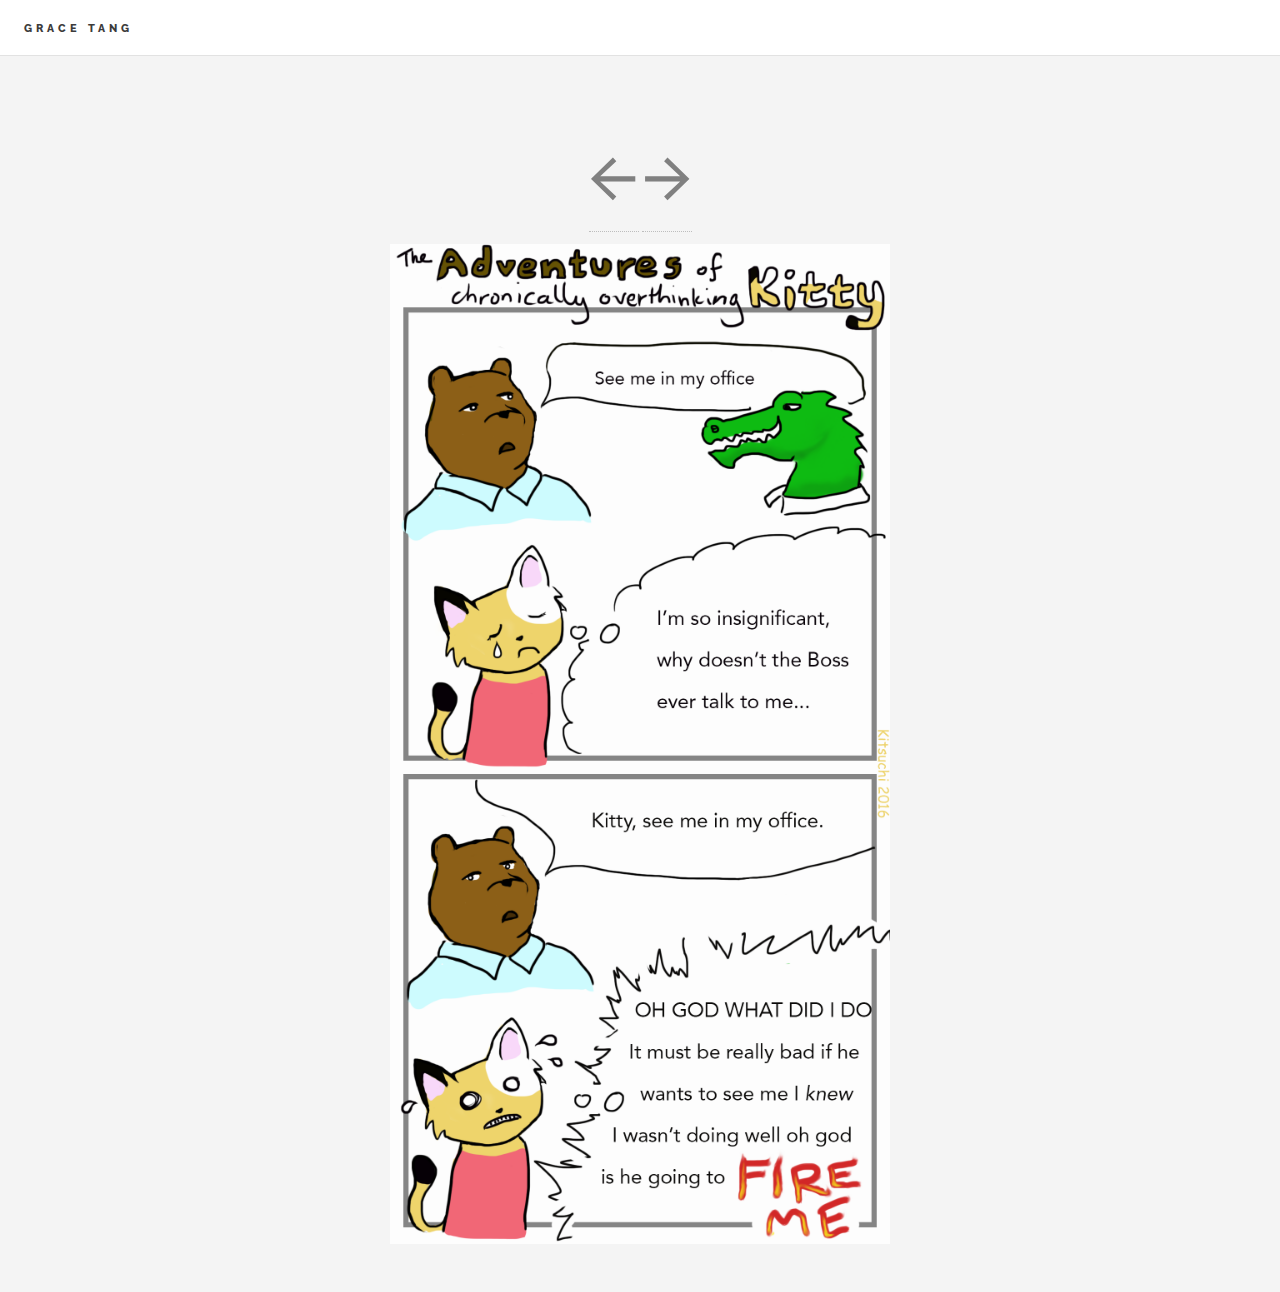
<file: chronickitty.html>
<html>
<head>
        <title>Mr Nice Guy McTiger (and friends) - Grace Tang</title>
        <meta charset="utf-8" />
         <meta name="description" content="Mr Nice Guy McTiger (and friends) - any resemblance to persons living or dead is purely coincidental.">
        <meta name="viewport" content="width=device-width, initial-scale=1" />
        <link rel="stylesheet" href="assets/css/main.css" />
        <link rel='shortcut icon' href='images/favicon.ico' type='images/favicon.ico'/ >
</head>
<body>
<div id="wrapper">
<header id='header'>
<h1><a href="index.html">Grace Tang</a></h1>
</header>
<div style='text-align:center;'>
<span class='fattyarrow'><a href='mctiger3.html'>&larr;</a></span>
<span class='fattyarrow'><a href='mctiger.html'>&rarr;</a></span>
<br>
<img width=500 src='images/chronickitty.png'>
</div>
</div>
<script>
  (function(i,s,o,g,r,a,m){i['GoogleAnalyticsObject']=r;i[r]=i[r]||function(){
  (i[r].q=i[r].q||[]).push(arguments)},i[r].l=1*new Date();a=s.createElement(o),
  m=s.getElementsByTagName(o)[0];a.async=1;a.src=g;m.parentNode.insertBefore(a,m)
  })(window,document,'script','https://www.google-analytics.com/analytics.js','ga');

  ga('create', 'UA-76086830-1', 'auto');
  ga('send', 'pageview');

</script> 
</body>
</html>
</file>
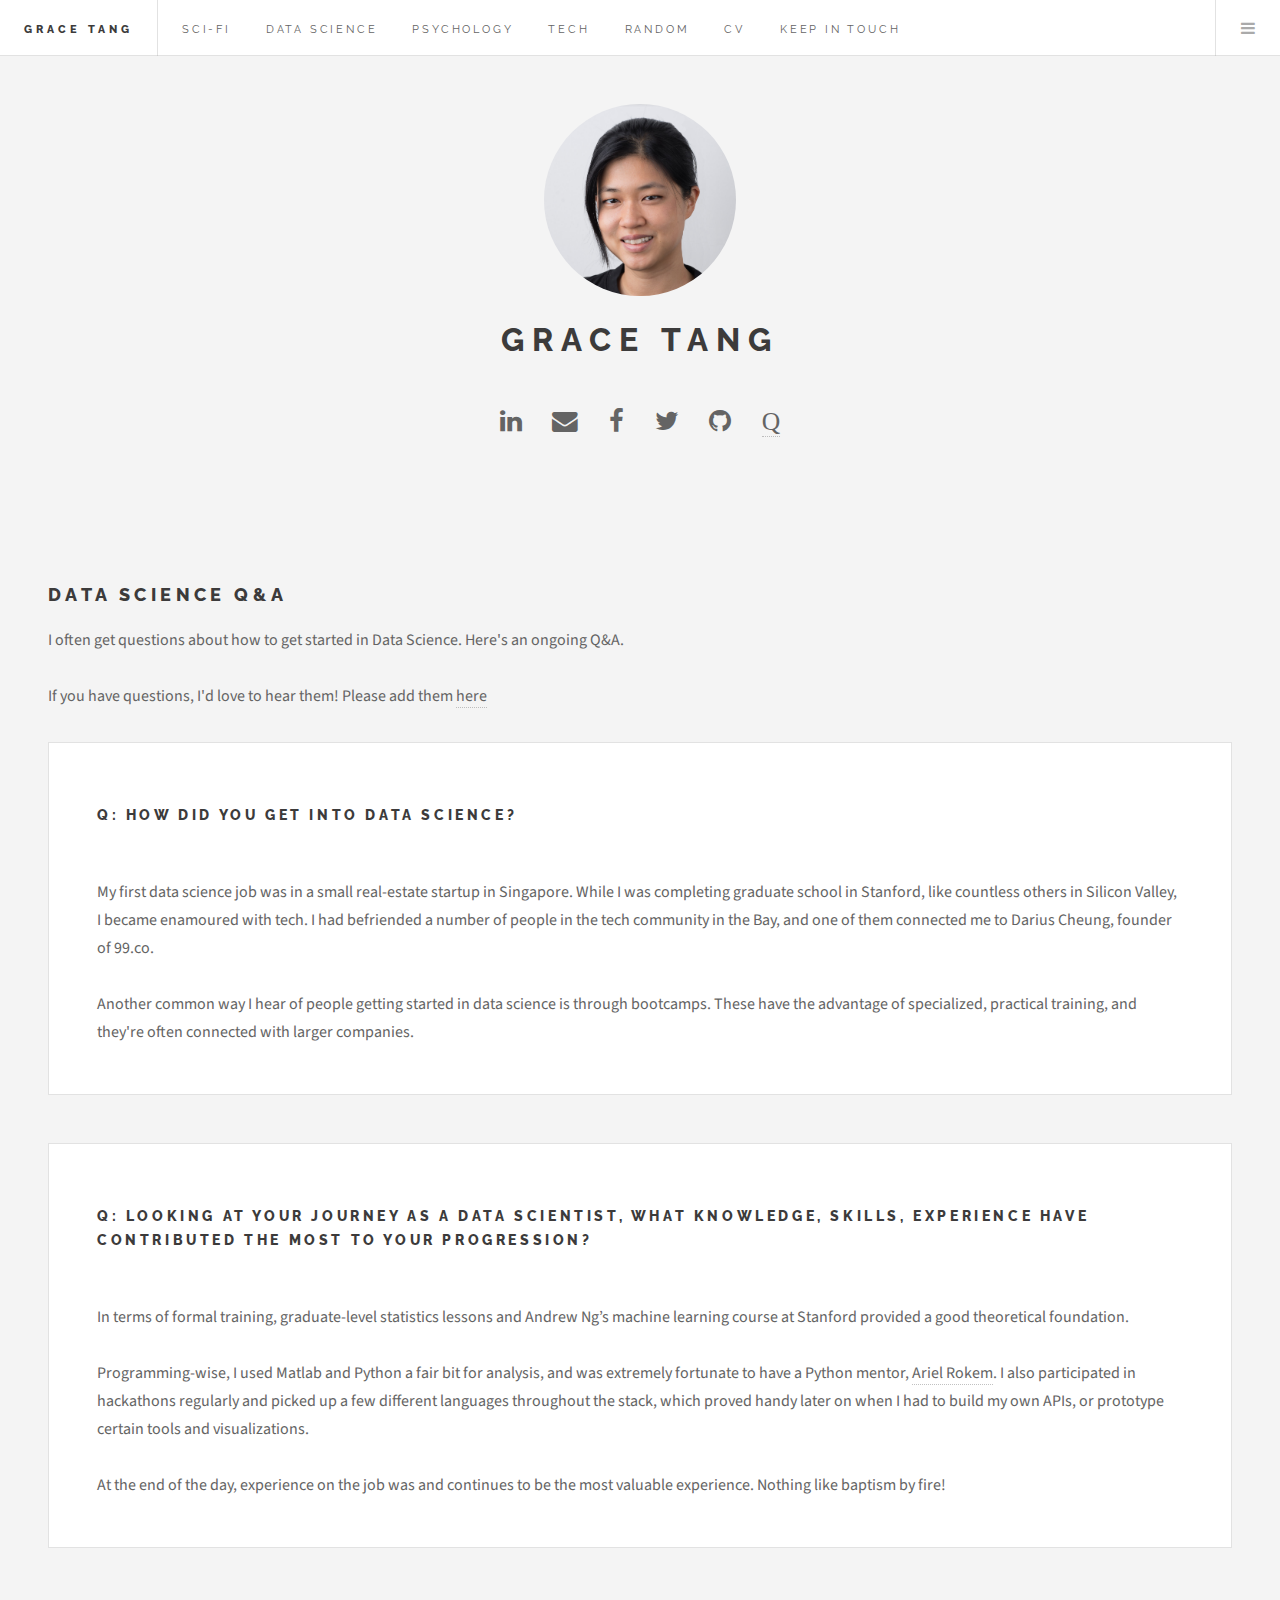
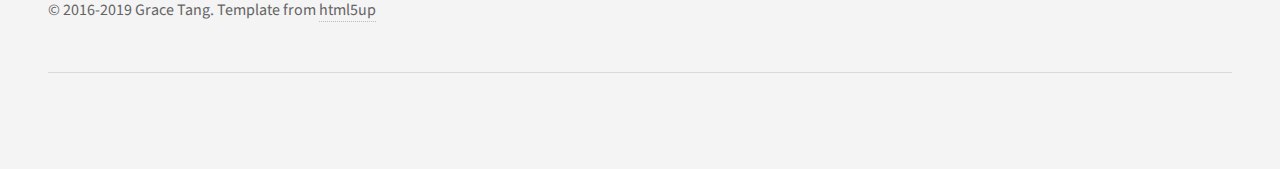
<file: datascienceqna.html>
<!DOCTYPE HTML>
<html>
	<head>
		<title>Grace Tang</title>
		<meta charset="utf-8" />
		 <meta name="description" content="Personal page of Grace Tang - data scientist, former academic, voracious consumer / occasional producer of sci-fi flash fiction and webcomics.">
		<meta name="viewport" content="width=device-width, initial-scale=1" />
		<link rel="stylesheet" href="assets/css/main.css" />
		<link rel='shortcut icon' href='images/favicon.ico' type='images/favicon.ico'/ >
	</head>
	<body>
<div id="fb-root"></div>
<script>(function(d, s, id) {
  var js, fjs = d.getElementsByTagName(s)[0];
  if (d.getElementById(id)) return;
  js = d.createElement(s); js.id = id;
  js.src = "//connect.facebook.net/en_US/sdk.js#xfbml=1&version=v2.8&appId=217751578420551";
  fjs.parentNode.insertBefore(js, fjs);
}(document, 'script', 'facebook-jssdk'));</script>



		<!-- Wrapper -->
			<div id="wrapper">
				<!-- Header -->
					<header id="header">
						<h1><a href="/">Grace Tang</a></h1>
						<p></p>
						<nav class="links">
							<ul>
								<li><a href="index.html#scifi">Sci-Fi</a></li>
								<li><a href="index.html#datascience">Data Science</a></li>
								<li><a href="index.html#psych">Psychology</a></li>
								<li><a href="index.html#tech">Tech</a></li>
								<li><a href="index.html#random">Random</a></li>
								<li><a href="grace_tang.pdf">CV</a></li>
								<li><a href="https://forms.gle/Y69JTGdFF4u5epSY7">Keep in touch</a></li>

							</ul>
						</nav>
						<nav class="main">
							<ul>
								<li class="menu">
									<a class="fa-bars" href="#menu">Menu</a>
								</li>
							</ul>
						</nav>
					</header>

				<!-- Menu -->
					<section id="menu">

						<!-- Links -->
							<section>
								<ul class="links">
									<li>
										<a href="index.html#datascience">
											<h3>Data Science</h3>
											<p></p>
										</a>
									</li>
									<li>
										<a href="index.html#scifi">
											<h3>Sci-Fi</h3>
											<p>6 publications in <i>Nature</i>, no actual science</p>
										</a>
									</li>

									<li>
										<a href="index.html#psych">
											<h3>Psychology</h3>
											<p>Emotions, decision-making, and the brain</p>
										</a>
									</li>									
									<li>
										<a href="index.html#tech">
											<h3>Tech</h3>
											<p></p>
										</a>
									</li>
									<li>
										<a href="index.html#random">
											<h3>Random</h3>
                                           					 	<p>A collection of random projects</p>
										</a>
									</li>
									<li><a href="https://forms.gle/Y69JTGdFF4u5epSY7">
										<h3>Keep in touch</h3>
										</a>
									</li>

								</ul>
							</section>



					</section>

				<!-- Main -->
					
					<div id="main">
			

					<!--End mc_embed_signup-->
						<span>
							<br><br><br>
							<h2>Data science Q&A</h2>
								<p>I often get questions about how to get started in Data Science. Here's an ongoing Q&A.<br><br>
								If you have questions, I'd love to hear them! Please add them <a href='https://docs.google.com/forms/d/e/1FAIpQLSe9xgpmmdQsHGs50BAXV73OeHNXQtTLdF90yGNP8wX3LXlzFg/viewform'>here</a></p>
						</span>
							<article class="post">
								<header>
									<div class="title">
										<h3>Q:  How did you get into data science?</h3>
									</div>
								</header>
									<div>
										<p>My first data science job was in a small real-estate startup in Singapore. While I was completing graduate school in Stanford, like countless others in Silicon Valley, I became enamoured with tech. I had befriended a number of people in the tech community in the Bay, and one of them connected me to Darius Cheung, founder of 99.co.
											<br><br>Another common way I hear of people getting started in data science is through bootcamps. These have the advantage of specialized, practical training, and they're often connected with larger companies.
										</p>
									</div>
								
							</article>
							<article class="post">
								<header>
									<div class="title">
										<h3>Q: Looking at your journey as a Data Scientist, what knowledge, skills, experience have contributed the most to your progression?</h3>	
									</div>
									
								</header>

									<div>
										<p>In terms of formal training, graduate-level statistics lessons and Andrew Ng’s machine learning course at Stanford provided a good theoretical foundation. 

											<br><br>Programming-wise, I used Matlab and Python a fair bit for analysis, and was extremely fortunate to have a Python mentor, <a target='_blank' href=”http://arokem.org/index.html”>Ariel Rokem</a>. I also participated in hackathons regularly and picked up a few different languages throughout the stack, which proved handy later on when I had to build my own APIs, or prototype certain tools and visualizations.

											<br><br>At the end of the day, experience on the job was and continues to be the most valuable experience. Nothing like baptism by fire!

										</p>
									</div>
							</article>
							<!--article class="post">
								<header>
									<div class="title">
										<h3>Q:</h3>
										<p></p>
									</div>
								</header>
							</article-->


						<!-- Footer -->
							<section id="footer">

								<p>&copy; 2016-2019 Grace Tang. Template from <a href='http://html5up.net'>html5up</a></p>
							</section>

					</div>

				<!-- Sidebar -->
					<section id="sidebar">

						<!-- Intro -->
							<section id="intro">
								<span class="logo"><img src="images/profile.png" alt="" /></span>
								<header>
								<h2>Grace Tang</h2>
								<ul class="icons">
									<li><a href="https://www.linkedin.com/in/tsmgrace" class="fa-linkedin"><span class="label">LinkedIn</span></a></li>
									<li><a href="mailto:tsmgrace@gmail.com" class="fa-envelope"><span class="label">Email</span></a></li>
									<li><a href="https://www.facebook.com/tsmgrace" class="fa-facebook"><span class="label">Facebook</span></a></li>
									<li><a href="https://twitter.com/grace_tang" class="fa-twitter"><span class="label">Twitter</span></a></li>
									<li><a href="https://github.com/mirri66" class="fa-github"><span class="label">Github</span></a></li>
									<li><span style='font-family:Baskerville; text-decoration: none;'><a href="https://www.quora.com/profile/Grace-Tang">Q</a></span></li>

								</ul>
								</header>
							</section>


						<!-- Posts List -->
						<!--
							<section>
								<ul class="posts">
									<li>
										<article>
											<header>
												<h3><a href="#">Lorem ipsum fermentum ut nisl vitae</a></h3>
												<time class="published" datetime="2015-10-20">October 20, 2015</time>
											</header>
											<a href="#" class="image"><img src="images/pic08.jpg" alt="" /></a>
										</article>
									</li>
									<li>
										<article>
											<header>
												<h3><a href="#">Convallis maximus nisl mattis nunc id lorem</a></h3>
												<time class="published" datetime="2015-10-15">October 15, 2015</time>
											</header>
											<a href="#" class="image"><img src="images/pic09.jpg" alt="" /></a>
										</article>
									</li>
									<li>
										<article>
											<header>
												<h3><a href="#">Euismod amet placerat vivamus porttitor</a></h3>
												<time class="published" datetime="2015-10-10">October 10, 2015</time>
											</header>
											<a href="#" class="image"><img src="images/pic10.jpg" alt="" /></a>
										</article>
									</li>
									<li>
										<article>
											<header>
												<h3><a href="#">Magna enim accumsan tortor cursus ultricies</a></h3>
												<time class="published" datetime="2015-10-08">October 8, 2015</time>
											</header>
											<a href="#" class="image"><img src="images/pic11.jpg" alt="" /></a>
										</article>
									</li>
									<li>
										<article>
											<header>
												<h3><a href="#">Congue ullam corper lorem ipsum dolor</a></h3>
												<time class="published" datetime="2015-10-06">October 7, 2015</time>
											</header>
											<a href="#" class="image"><img src="images/pic12.jpg" alt="" /></a>
										</article>
									</li>
								</ul>
							</section>
						-->

					</section>

			</div>

		<!-- Scripts -->
			<script src="assets/js/jquery.min.js"></script>
			<script src="assets/js/skel.min.js"></script>
			<script src="assets/js/util.js"></script>
			<!--[if lte IE 8]><script src="assets/js/ie/respond.min.js"></script><![endif]-->
			<script src="assets/js/main.js"></script>
<script>
  (function(i,s,o,g,r,a,m){i['GoogleAnalyticsObject']=r;i[r]=i[r]||function(){
  (i[r].q=i[r].q||[]).push(arguments)},i[r].l=1*new Date();a=s.createElement(o),
  m=s.getElementsByTagName(o)[0];a.async=1;a.src=g;m.parentNode.insertBefore(a,m)
  })(window,document,'script','https://www.google-analytics.com/analytics.js','ga');
  ga('create', 'UA-76086830-1', 'auto');
  ga('send', 'pageview');
</script>


<!-- Place this tag in your head or just before your close body tag. -->
<script async defer src="https://buttons.github.io/buttons.js"></script>
	</body>
</html>
</file>
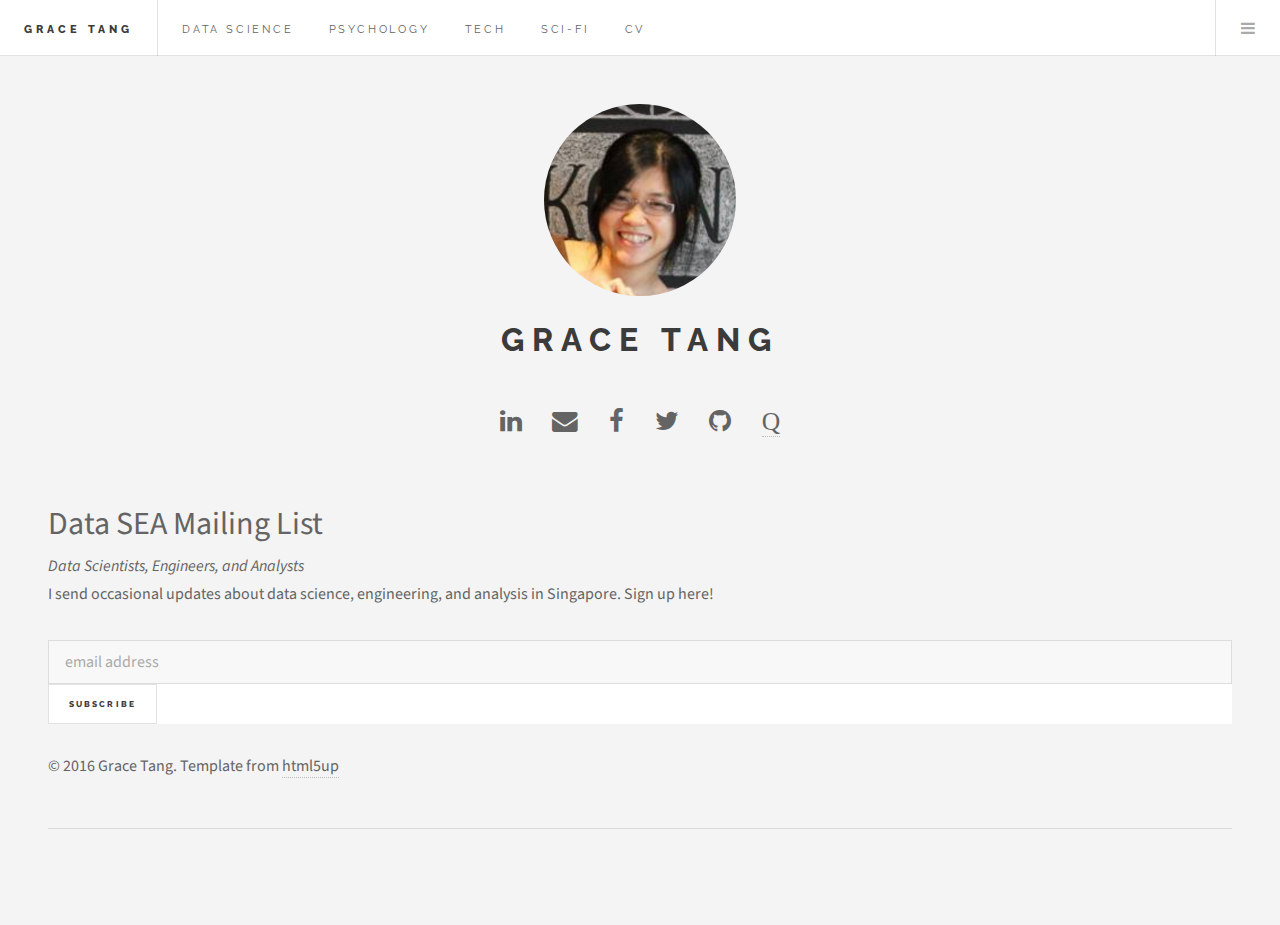
<file: mailing.html>
<!DOCTYPE HTML>
<html>
	<head>
		<title>Grace Tang</title>
		<meta charset="utf-8" />
		<meta name="viewport" content="width=device-width, initial-scale=1" />
		<link rel="stylesheet" href="assets/css/main.css" />
		<link rel='shortcut icon' href='images/favicon.ico' type='images/favicon.ico'/ >
	</head>
	<body>

		<!-- Wrapper -->
			<div id="wrapper">
				<!-- Header -->
					<header id="header">
						<h1><a href="/">Grace Tang</a></h1>
						<p></p>
						<nav class="links">
							<ul>
								<li><a href="index.html#datascience">Data Science</a></li>
								<li><a href="index.html#psych">Psychology</a></li>
								<li><a href="index.html#tech">Tech</a></li>
								<li><a href="index.html#scifi">Sci-Fi</a></li>
								<li><a href="grace_tang.pdf">CV</a></li>

							</ul>
						</nav>
						<nav class="main">
							<ul>
								<li class="menu">
									<a class="fa-bars" href="#menu">Menu</a>
								</li>
							</ul>
						</nav>
					</header>

				<!-- Menu -->
					<section id="menu">

						<!-- Links -->
							<section>
								<ul class="links">
									<li>
										<a href="index.html#datascience">
											<h3>Data Science</h3>
											<p></p>
										</a>
									</li>
									<li>
										<a href="index.html#psych">
											<h3>Psychology</h3>
											<p>Emotions, decision-making, and the brain</p>
										</a>
									</li>									
									<li>
										<a href="index.html#tech">
											<h3>Tech</h3>
											<p></p>
										</a>
									</li>
									<li>
										<a href="index.html#scifi">
											<h3>Sci-Fi</h3>
											<p>5 publications in <i>Nature</i>, no actual science</p>
										</a>
									</li>
								</ul>
							</section>



					</section>

				<!-- Main -->
					
					<div id="main">
						<span id='mailing'>
							<span style='font-size: 2em;'>Data SEA Mailing List</span><br>
							<i>Data Scientists, Engineers, and Analysts </i>
							<p>I send occasional updates about data science, engineering, and analysis in Singapore. Sign up here!</p>
							<!-- Begin MailChimp Signup Form -->
							<link href="//cdn-images.mailchimp.com/embedcode/slim-10_7.css" rel="stylesheet" type="text/css">
							<style type="text/css">
								#mc_embed_signup{background:#fff; clear:left; font:14px Helvetica,Arial,sans-serif; }
								/* Add your own MailChimp form style overrides in your site stylesheet or in this style block.
								   We recommend moving this block and the preceding CSS link to the HEAD of your HTML file. */
							</style>
							<div id="mc_embed_signup">
							<form action="//github.us13.list-manage.com/subscribe/post?u=ab895276351ad85b1407a7d33&amp;id=8b3ecc77a5" method="post" id="mc-embedded-subscribe-form" name="mc-embedded-subscribe-form" class="validate" target="_blank" novalidate>
							    <div id="mc_embed_signup_scroll">
								
								<input type="email" value="" name="EMAIL" class="email" id="mce-EMAIL" placeholder="email address" required>
							    <!-- real people should not fill this in and expect good things - do not remove this or risk form bot signups-->
							    <div style="position: absolute; left: -5000px;" aria-hidden="true"><input type="text" name="b_ab895276351ad85b1407a7d33_8b3ecc77a5" tabindex="-1" value=""></div>
							    <div class="clear"><input type="submit" value="Subscribe" name="subscribe" id="mc-embedded-subscribe" class="button"></div>
							    </div>
							</form>
						</span>

					<!--End mc_embed_signup-->
					</div>

													<!-- Footer -->
							<section id="footer">

								<p>&copy; 2016 Grace Tang. Template from <a href='http://html5up.net'>html5up</a></p>
							</section>

					</div>

				<!-- Sidebar -->
					<section id="sidebar">

						<!-- Intro -->
							<section id="intro">
								<span class="logo"><img src="images/logo.png" alt="" /></span>
								<header>
								<h2>Grace Tang</h2>
								<ul class="icons">
									<li><a href="https://www.linkedin.com/in/tsmgrace" class="fa-linkedin"><span class="label">LinkedIn</span></a></li>
									<li><a href="mailto:tsmgrace@gmail.com" class="fa-envelope"><span class="label">Email</span></a></li>
									<li><a href="https://www.facebook.com/tsmgrace" class="fa-facebook"><span class="label">Facebook</span></a></li>
									<li><a href="https://twitter.com/grace_tang" class="fa-twitter"><span class="label">Twitter</span></a></li>
									<li><a href="https://github.com/mirri66" class="fa-github"><span class="label">Github</span></a></li>
									<li><span style='font-family:Baskerville; text-decoration: none;'><a href="https://www.quora.com/profile/Grace-Tang">Q</a></span></li>

								</ul>
								</header>
							</section>


						<!-- Posts List -->
						<!--
							<section>
								<ul class="posts">
									<li>
										<article>
											<header>
												<h3><a href="#">Lorem ipsum fermentum ut nisl vitae</a></h3>
												<time class="published" datetime="2015-10-20">October 20, 2015</time>
											</header>
											<a href="#" class="image"><img src="images/pic08.jpg" alt="" /></a>
										</article>
									</li>
									<li>
										<article>
											<header>
												<h3><a href="#">Convallis maximus nisl mattis nunc id lorem</a></h3>
												<time class="published" datetime="2015-10-15">October 15, 2015</time>
											</header>
											<a href="#" class="image"><img src="images/pic09.jpg" alt="" /></a>
										</article>
									</li>
									<li>
										<article>
											<header>
												<h3><a href="#">Euismod amet placerat vivamus porttitor</a></h3>
												<time class="published" datetime="2015-10-10">October 10, 2015</time>
											</header>
											<a href="#" class="image"><img src="images/pic10.jpg" alt="" /></a>
										</article>
									</li>
									<li>
										<article>
											<header>
												<h3><a href="#">Magna enim accumsan tortor cursus ultricies</a></h3>
												<time class="published" datetime="2015-10-08">October 8, 2015</time>
											</header>
											<a href="#" class="image"><img src="images/pic11.jpg" alt="" /></a>
										</article>
									</li>
									<li>
										<article>
											<header>
												<h3><a href="#">Congue ullam corper lorem ipsum dolor</a></h3>
												<time class="published" datetime="2015-10-06">October 7, 2015</time>
											</header>
											<a href="#" class="image"><img src="images/pic12.jpg" alt="" /></a>
										</article>
									</li>
								</ul>
							</section>
						-->

					</section>

			</div>

		<!-- Scripts -->
			<script src="assets/js/jquery.min.js"></script>
			<script src="assets/js/skel.min.js"></script>
			<script src="assets/js/util.js"></script>
			<!--[if lte IE 8]><script src="assets/js/ie/respond.min.js"></script><![endif]-->
			<script src="assets/js/main.js"></script>
<script>
  (function(i,s,o,g,r,a,m){i['GoogleAnalyticsObject']=r;i[r]=i[r]||function(){
  (i[r].q=i[r].q||[]).push(arguments)},i[r].l=1*new Date();a=s.createElement(o),
  m=s.getElementsByTagName(o)[0];a.async=1;a.src=g;m.parentNode.insertBefore(a,m)
  })(window,document,'script','https://www.google-analytics.com/analytics.js','ga');

  ga('create', 'UA-76086830-1', 'auto');
  ga('send', 'pageview');

</script>
<!-- Place this tag in your head or just before your close body tag. -->
<script async defer src="https://buttons.github.io/buttons.js"></script>
	</body>
</html>
</file>
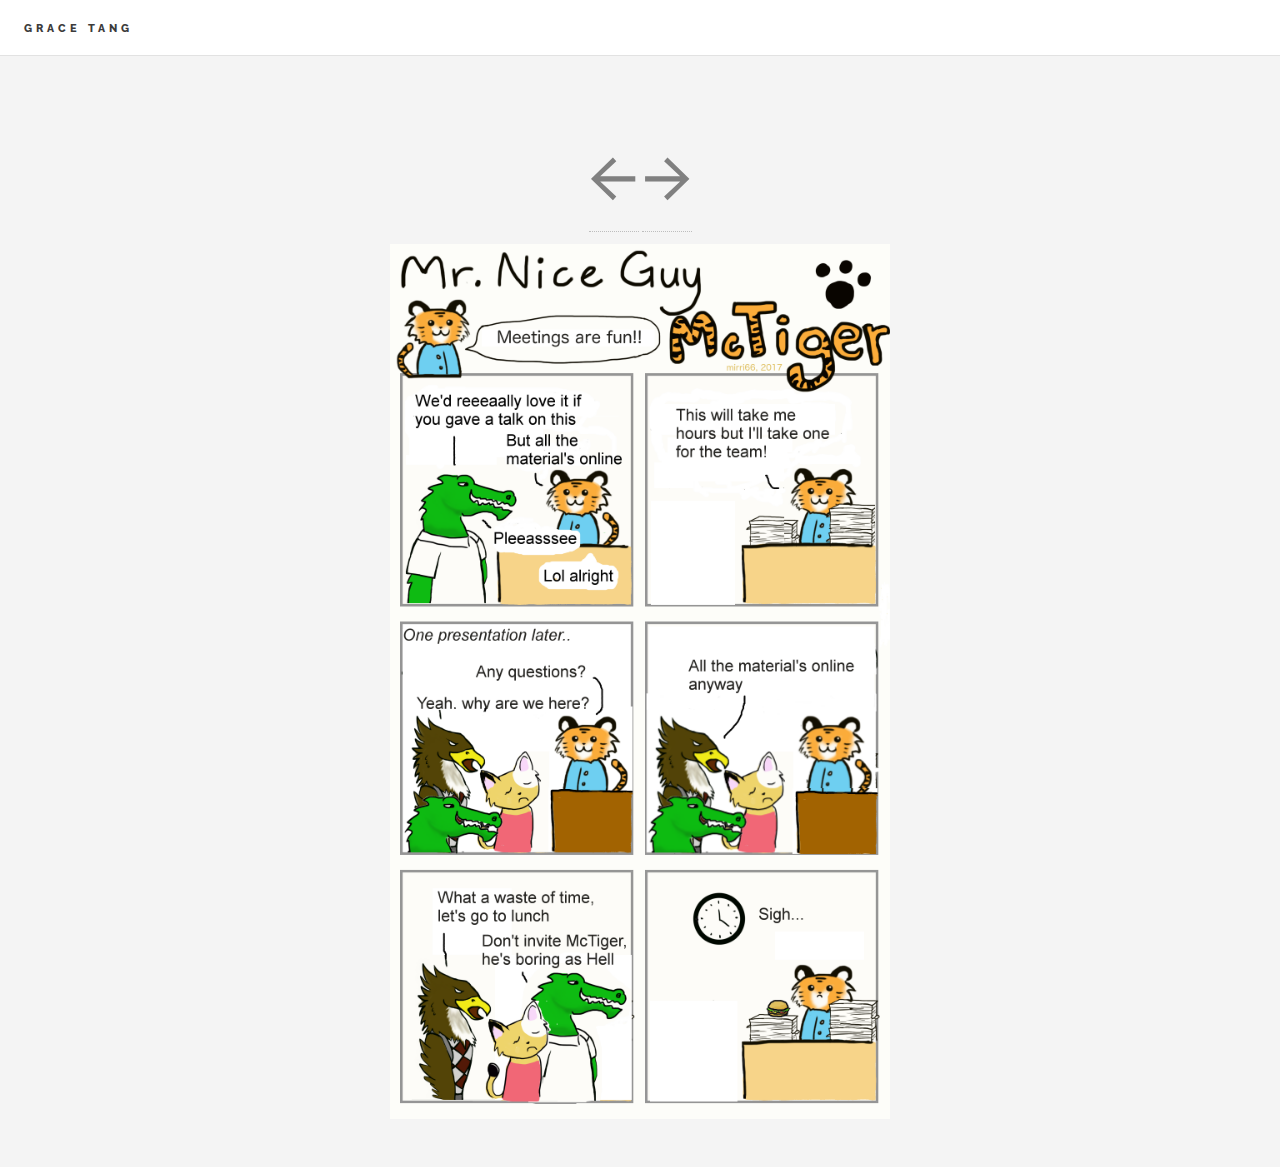
<file: mctiger.html>
<html>
<head>
        <title>Mr Nice Guy McTiger (and friends) - Grace Tang</title>
        <meta charset="utf-8" />
         <meta name="description" content="Mr Nice Guy McTiger (and friends) - any resemblance to persons living or dead is purely coincidental.">
        <meta name="viewport" content="width=device-width, initial-scale=1" />
        <link rel="stylesheet" href="assets/css/main.css" />
        <link rel='shortcut icon' href='images/favicon.ico' type='images/favicon.ico'/ >
</head>
<body>
<div id="wrapper">
<header id='header'>
<h1><a href="index.html">Grace Tang</a></h1>
</header>
<div style='text-align:center;'>
<span class='fattyarrow'><a href='chronickitty.html'>&larr;</a></span>
<span class='fattyarrow'><a href='mctiger2.html'>&rarr;</a></span>
<br>
<img width=500 src='images/mctiger_meetings.png'>
</div>
</div>
<script>
  (function(i,s,o,g,r,a,m){i['GoogleAnalyticsObject']=r;i[r]=i[r]||function(){
  (i[r].q=i[r].q||[]).push(arguments)},i[r].l=1*new Date();a=s.createElement(o),
  m=s.getElementsByTagName(o)[0];a.async=1;a.src=g;m.parentNode.insertBefore(a,m)
  })(window,document,'script','https://www.google-analytics.com/analytics.js','ga');

  ga('create', 'UA-76086830-1', 'auto');
  ga('send', 'pageview');

</script> 
</body>
</html>
</file>
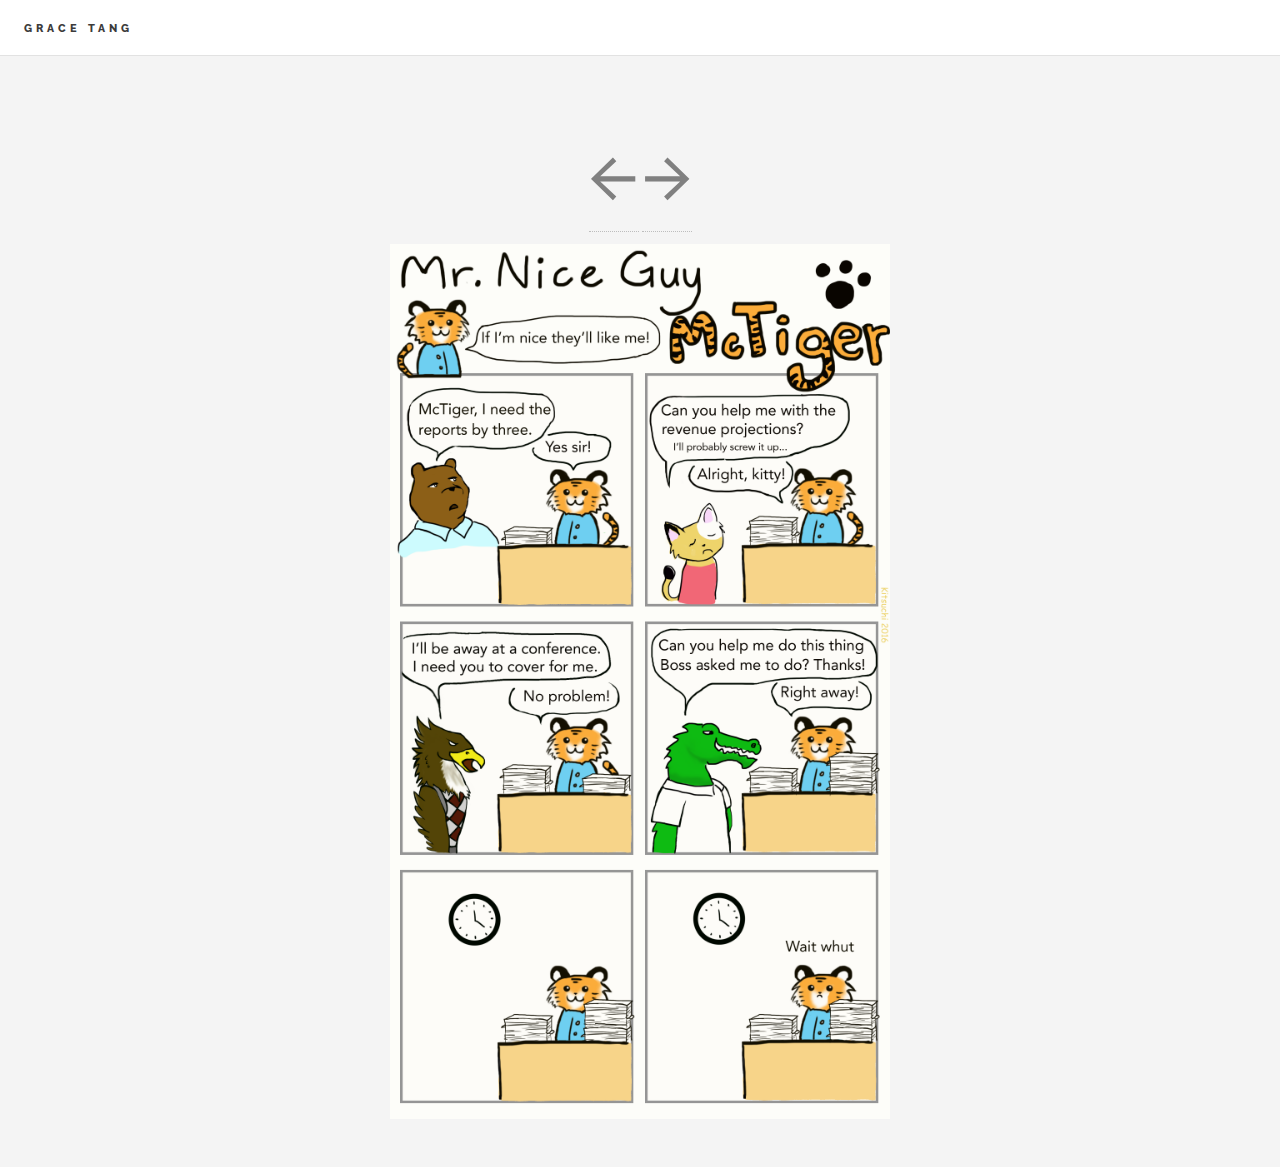
<file: mctiger2.html>
<html>
<head>
        <title>Mr Nice Guy McTiger (and friends) - Grace Tang</title>
        <meta charset="utf-8" />
         <meta name="description" content="Mr Nice Guy McTiger (and friends) - any resemblance to persons living or dead is purely coincidental.">
        <meta name="viewport" content="width=device-width, initial-scale=1" />
        <link rel="stylesheet" href="assets/css/main.css" />
        <link rel='shortcut icon' href='images/favicon.ico' type='images/favicon.ico'/ >
</head>
<body>
<div id="wrapper">
<header id='header'>
<h1><a href="index.html">Grace Tang</a></h1>
</header>
<div style='text-align:center;'>
<span class='fattyarrow'><a href='mctiger.html'>&larr;</a></span>
<span class='fattyarrow'><a href='mctiger3.html'>&rarr;</a></span>
<br>
<img width=500 src='images/mctiger2.png'>
</div>
</div>
<script>
  (function(i,s,o,g,r,a,m){i['GoogleAnalyticsObject']=r;i[r]=i[r]||function(){
  (i[r].q=i[r].q||[]).push(arguments)},i[r].l=1*new Date();a=s.createElement(o),
  m=s.getElementsByTagName(o)[0];a.async=1;a.src=g;m.parentNode.insertBefore(a,m)
  })(window,document,'script','https://www.google-analytics.com/analytics.js','ga');

  ga('create', 'UA-76086830-1', 'auto');
  ga('send', 'pageview');

</script> 
</body>
</html>
</file>
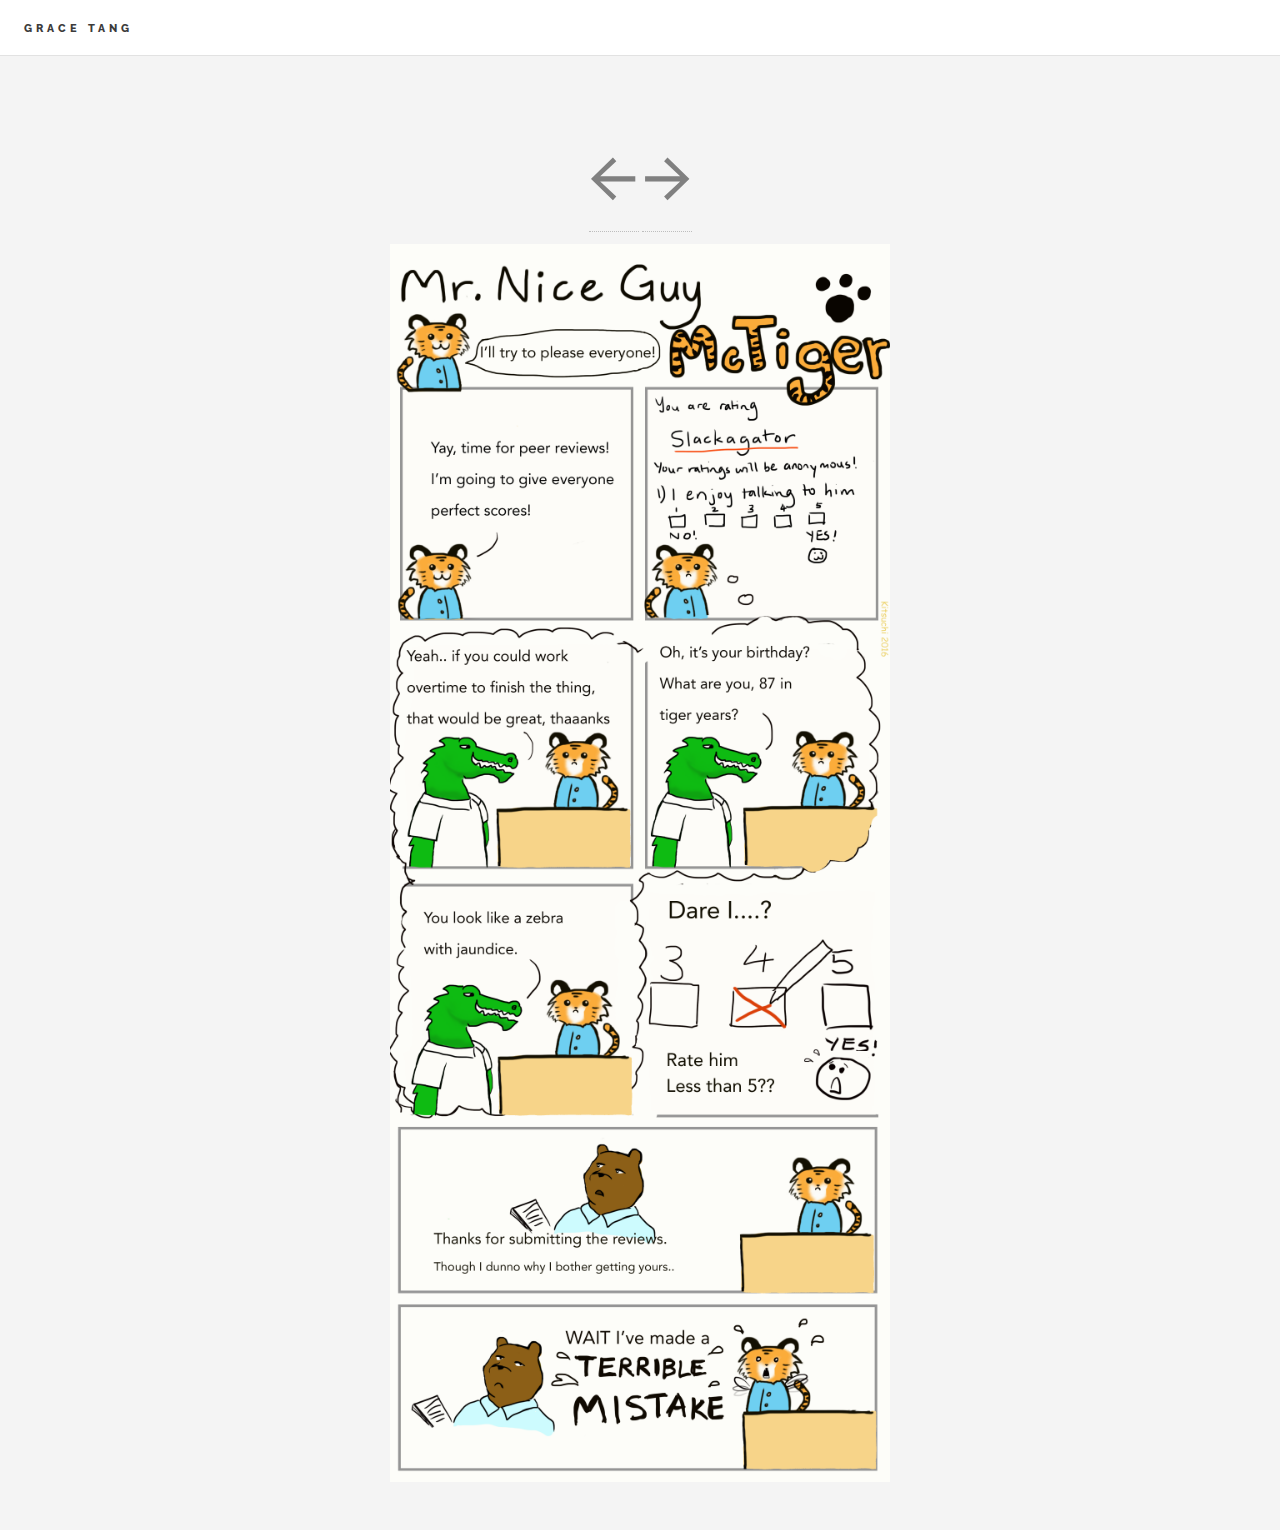
<file: mctiger3.html>
<html>
<head>
        <title>Mr Nice Guy McTiger (and friends) - Grace Tang</title>
        <meta charset="utf-8" />
         <meta name="description" content="Mr Nice Guy McTiger (and friends) - any resemblance to persons living or dead is purely coincidental.">
        <meta name="viewport" content="width=device-width, initial-scale=1" />
        <link rel="stylesheet" href="assets/css/main.css" />
        <link rel='shortcut icon' href='images/favicon.ico' type='images/favicon.ico'/ >
</head>
<body>
<div id="wrapper">
<header id='header'>
<h1><a href="index.html">Grace Tang</a></h1>
</header>
<div style='text-align:center;'>
<span class='fattyarrow'><a href='mctiger2.html'>&larr;</a></span>
<span class='fattyarrow'><a href='chronickitty.html'>&rarr;</a></span>
<br>
<img width=500 src='images/mctiger3.png'>
</div>
</div>
<script>
  (function(i,s,o,g,r,a,m){i['GoogleAnalyticsObject']=r;i[r]=i[r]||function(){
  (i[r].q=i[r].q||[]).push(arguments)},i[r].l=1*new Date();a=s.createElement(o),
  m=s.getElementsByTagName(o)[0];a.async=1;a.src=g;m.parentNode.insertBefore(a,m)
  })(window,document,'script','https://www.google-analytics.com/analytics.js','ga');

  ga('create', 'UA-76086830-1', 'auto');
  ga('send', 'pageview');

</script> 
</body>
</html>
</file>
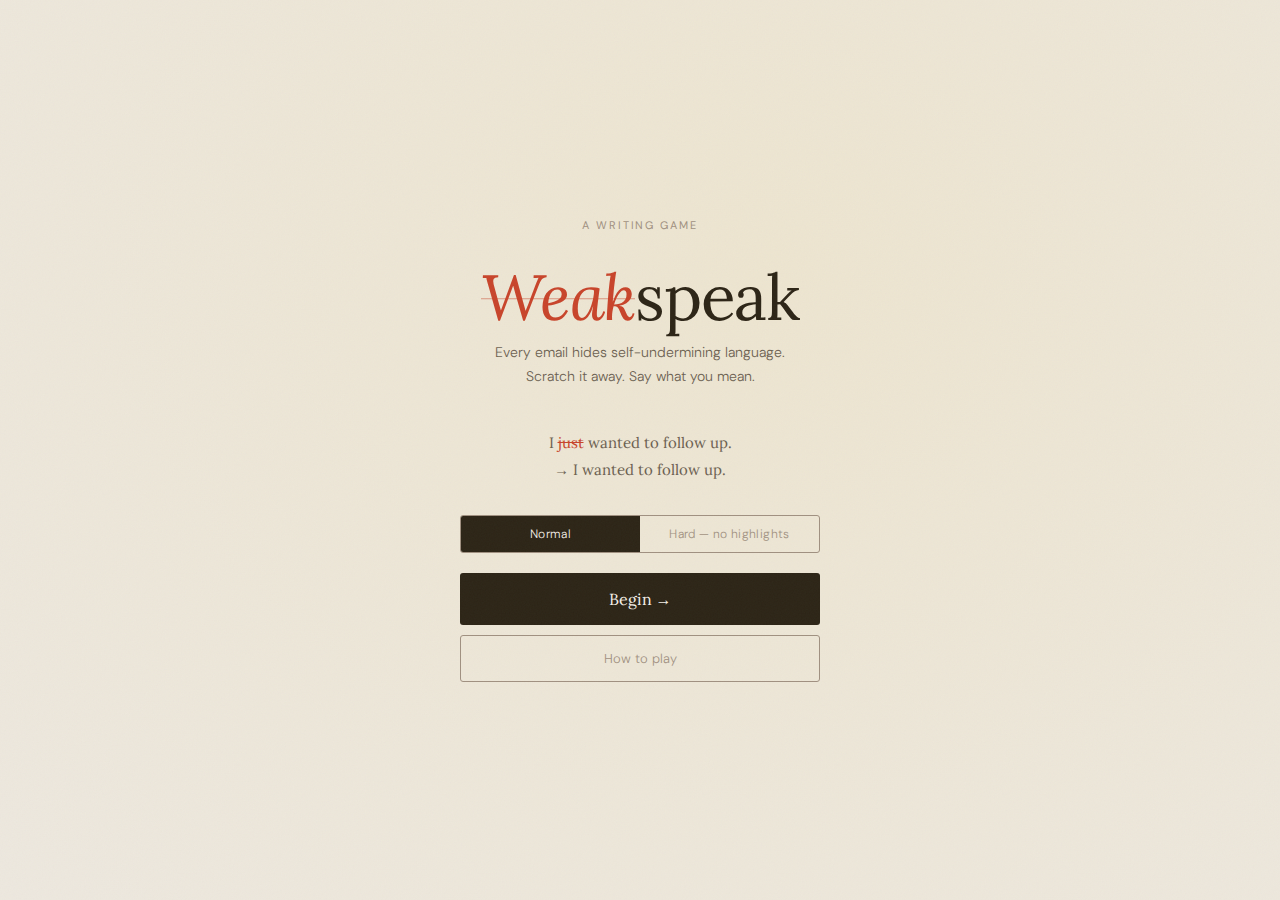
<file: weakspeak.html>
<!DOCTYPE html>
<html lang="en">
<head>
    <!-- Google tag (gtag.js) -->
        <script async src="https://www.googletagmanager.com/gtag/js?id=G-C5E3L1M6SC"></script>
        <script>
          window.dataLayer = window.dataLayer || [];
          function gtag(){dataLayer.push(arguments);}
          gtag('js', new Date());

          gtag('config', 'G-C5E3L1M6SC');
        </script>
<meta charset="UTF-8">
<meta name="viewport" content="width=device-width, initial-scale=1.0, maximum-scale=1.0, user-scalable=no">
<title>Weakspeak — Scratch Away the Weak</title>
<link href="https://fonts.googleapis.com/css2?family=Lora:ital,wght@0,400;0,500;1,400&family=DM+Sans:wght@300;400&display=swap" rel="stylesheet">
<style>
*{box-sizing:border-box;margin:0;padding:0;-webkit-tap-highlight-color:transparent;}
:root{
  --paper:#f5f0e8;
  --paper2:#ede8df;
  --ink:#2c2416;
  --ink2:#6b6050;
  --ink3:#a09080;
  --red:#c8442a;
  --gold:#b8952a;
  --sage:#4a7060;
  --r:3px;
}
html,body{min-height:100vh;background:var(--paper2);color:var(--ink);font-family:'Lora',Georgia,serif;overflow-x:hidden;}
body::after{content:'';position:fixed;inset:0;background-image:url("data:image/svg+xml,%3Csvg xmlns='http://www.w3.org/2000/svg' width='300' height='300'%3E%3Cfilter id='n'%3E%3CfeTurbulence type='fractalNoise' baseFrequency='0.75' numOctaves='4' stitchTiles='stitch'/%3E%3C/filter%3E%3Crect width='300' height='300' filter='url(%23n)' opacity='0.035'/%3E%3C/svg%3E");pointer-events:none;z-index:9999;}

.screen{display:none;min-height:100vh;}
.screen.active{display:flex;flex-direction:column;}

/* LANDING */
#s-land{align-items:center;justify-content:center;padding:40px 24px;background:radial-gradient(ellipse at 60% 30%,#ede5d0,var(--paper2));}
.land-inner{max-width:360px;width:100%;text-align:center;}
.eyebrow{font-family:'DM Sans',sans-serif;font-size:11px;letter-spacing:0.18em;text-transform:uppercase;color:var(--ink3);margin-bottom:32px;}
h1{font-size:clamp(42px,10vw,64px);font-weight:400;line-height:1.05;letter-spacing:-0.02em;margin-bottom:10px;}
.sub{font-family:'DM Sans',sans-serif;font-size:14px;font-weight:300;color:var(--ink2);line-height:1.7;margin-bottom:40px;}
.demo-line{display:block;font-size:15px;color:var(--ink2);margin-bottom:32px;line-height:1.8;}
.demo-struck{color:var(--red);text-decoration:line-through;text-decoration-color:var(--red);}
.demo-fix{color:var(--sage);font-style:italic;}
.btn-start{display:block;width:100%;padding:16px 24px;background:var(--ink);color:var(--paper);border:none;border-radius:var(--r);font-family:'Lora',serif;font-size:16px;cursor:pointer;transition:all 0.25s;margin-bottom:10px;}
.btn-start:hover{background:var(--red);transform:translateY(-1px);}
.btn-ghost{display:block;width:100%;padding:14px;background:transparent;border:1px solid var(--ink3);border-radius:var(--r);font-family:'DM Sans',sans-serif;font-size:13px;font-weight:300;color:var(--ink3);cursor:pointer;transition:all 0.2s;}
.btn-ghost:hover{border-color:var(--ink);color:var(--ink);}

/* GAME */
#s-game{background:var(--paper2);}
.game-hdr{display:flex;align-items:center;justify-content:space-between;padding:14px 24px;border-bottom:1px solid rgba(0,0,0,0.08);background:var(--paper);}
.hdr-logo{font-family:'Lora',serif;font-size:14px;font-style:italic;color:var(--ink2);}
.hdr-score{font-family:'DM Sans',sans-serif;font-size:12px;color:var(--ink2);}
.hdr-score span{color:var(--ink);}
.game-body{flex:1;padding:28px 24px;max-width:600px;margin:0 auto;width:100%;}
.round-meta{display:flex;align-items:center;justify-content:space-between;margin-bottom:20px;}
.round-tag{font-family:'DM Sans',sans-serif;font-size:11px;letter-spacing:0.14em;text-transform:uppercase;color:var(--ink3);}
.progress-dots{display:flex;gap:6px;}
.pdot{width:8px;height:8px;border-radius:50%;background:var(--paper2);border:1px solid var(--ink3);transition:all 0.4s;}
.pdot.done{background:var(--sage);border-color:var(--sage);}
.pdot.active{background:var(--ink);border-color:var(--ink);}
.scratch-progress{background:rgba(0,0,0,0.06);height:2px;border-radius:1px;margin-bottom:24px;overflow:hidden;}
.scratch-fill{height:100%;background:var(--sage);border-radius:1px;transition:width 0.3s;}
.tip{text-align:center;font-family:'DM Sans',sans-serif;font-size:12px;font-weight:300;color:var(--ink3);letter-spacing:0.04em;margin-bottom:18px;transition:opacity 0.4s;}
.breathe{display:inline-block;width:6px;height:6px;border-radius:50%;background:var(--sage);margin-right:5px;vertical-align:middle;animation:breathe 3s ease-in-out infinite;}
@keyframes breathe{0%,100%{opacity:0.3;transform:scale(1);}50%{opacity:0.7;transform:scale(1.1);}}

/* LETTER CARD */
.letter{background:var(--paper);border:1px solid rgba(0,0,0,0.07);border-radius:4px;padding:28px 28px 32px;box-shadow:0 2px 12px rgba(0,0,0,0.06);margin-bottom:22px;position:relative;}
.letter::before{content:'';position:absolute;inset:0;background-image:repeating-linear-gradient(transparent,transparent 27px,rgba(0,0,0,0.04) 27px,rgba(0,0,0,0.04) 28px);border-radius:4px;pointer-events:none;}
.letter-meta{margin-bottom:18px;padding-bottom:14px;border-bottom:1px solid rgba(0,0,0,0.08);}
.letter-subject{font-size:15px;font-weight:500;color:var(--ink);margin-bottom:3px;}
.letter-from{font-family:'DM Sans',sans-serif;font-size:12px;font-weight:300;color:var(--ink3);}
.letter-body{font-size:15px;line-height:1.9;color:var(--ink);position:relative;z-index:1;user-select:none;-webkit-user-select:none;}

/* SCRATCHABLE */
.scratchable{position:relative;display:inline-block;cursor:crosshair;}
.scratchable canvas{position:absolute;top:0;left:0;pointer-events:none;z-index:3;}
.word-text{position:relative;z-index:2;display:inline;color:var(--red);background:rgba(200,68,42,0.09);border-radius:2px;padding:1px 3px;}
.replacement{display:none;position:relative;z-index:2;color:var(--sage);font-style:italic;padding:1px 2px;}
.scratchable.scratched .word-text{opacity:0.15;}
.scratchable.scratched .replacement{display:inline;animation:wordin 0.5s ease both;}
.scratchable.scratched{cursor:default;pointer-events:none;}
@keyframes wordin{from{opacity:0;transform:translateY(2px);}to{opacity:1;transform:translateY(0);}}

/* FACT BUBBLE */
.fact-bubble{background:rgba(0,0,0,0.03);border-left:2px solid var(--sage);border-radius:0 3px 3px 0;padding:10px 14px;margin-bottom:20px;font-family:'DM Sans',sans-serif;font-size:12px;font-weight:300;color:var(--ink2);line-height:1.6;opacity:0;transition:opacity 0.4s;pointer-events:none;}
.fact-bubble.show{opacity:1;pointer-events:auto;}
.fact-label{font-size:10px;letter-spacing:0.14em;text-transform:uppercase;color:var(--ink3);margin-bottom:3px;}

/* WELL DONE — always in DOM, faded in with opacity */
.well-done{text-align:center;padding:16px 0 4px;opacity:0;pointer-events:none;transition:opacity 0.5s;}
.well-done.show{opacity:1;pointer-events:auto;}
.wd-label{font-family:'DM Sans',sans-serif;font-size:11px;letter-spacing:0.16em;text-transform:uppercase;color:var(--sage);margin-bottom:6px;}
.wd-score{font-size:28px;font-weight:400;color:var(--ink);margin-bottom:20px;}
.wd-score em{font-style:normal;color:var(--gold);}
.btn-next{display:inline-block;padding:14px 36px;background:var(--ink);color:var(--paper);border:none;border-radius:var(--r);font-family:'Lora',serif;font-size:15px;cursor:pointer;transition:all 0.25s;}
.btn-next:hover{background:var(--red);}

@keyframes letterin{from{opacity:0;transform:translateY(14px);}to{opacity:1;transform:translateY(0);}}
.letter-anim{animation:letterin 0.6s cubic-bezier(0.22,1,0.36,1) both;}

/* LOGO */
.logo-weak{position:relative;display:inline;color:var(--red);font-style:italic;}
.logo-weak::after{content:'';position:absolute;left:0;top:52%;width:100%;height:1.5px;background:var(--red);opacity:0.5;transform:translateY(-50%);}
.logo-speak{font-style:normal;color:var(--ink);}

/* HOW TO PLAY MODAL */
.modal-bg{display:none;position:fixed;inset:0;background:rgba(44,36,22,0.55);z-index:1000;align-items:flex-end;justify-content:center;}
.modal-bg.open{display:flex;}
.modal-sheet{background:var(--paper);border-radius:12px 12px 0 0;padding:28px 24px 36px;width:100%;max-width:480px;border-top:1px solid rgba(0,0,0,0.08);}
.modal-handle{width:36px;height:3px;background:var(--ink3);border-radius:2px;margin:0 auto 24px;opacity:0.4;}
.modal-title{font-family:'Lora',serif;font-size:18px;font-weight:500;margin-bottom:16px;color:var(--ink);}
.modal-body{font-family:'DM Sans',sans-serif;font-size:14px;font-weight:300;color:var(--ink2);line-height:1.75;}
.modal-body p{margin-bottom:10px;}
.modal-body p:last-child{margin-bottom:0;}
.modal-close{margin-top:24px;display:block;width:100%;padding:14px;background:var(--ink);color:var(--paper);border:none;border-radius:var(--r);font-family:'Lora',serif;font-size:15px;cursor:pointer;transition:background 0.2s;}
.modal-close:hover{background:var(--red);}

/* LinkedIn share button */
.btn-linkedin{display:flex;align-items:center;justify-content:center;gap:8px;width:100%;padding:14px;background:#0A66C2;color:#fff;border:none;border-radius:var(--r);font-family:'DM Sans',sans-serif;font-size:13px;font-weight:400;cursor:pointer;transition:all 0.2s;margin-bottom:10px;}
.btn-linkedin:hover{background:#004182;}
#s-results{align-items:center;justify-content:center;padding:40px 24px;background:radial-gradient(ellipse at 40% 60%,#ede5d0,var(--paper2));}
.results-inner{max-width:380px;width:100%;text-align:center;}
.results-eyebrow{font-family:'DM Sans',sans-serif;font-size:11px;letter-spacing:0.16em;text-transform:uppercase;color:var(--ink3);margin-bottom:12px;}
.results-big{font-size:clamp(56px,14vw,84px);font-weight:400;line-height:1;letter-spacing:-0.03em;color:var(--ink);margin-bottom:6px;}
.results-tag{font-family:'DM Sans',sans-serif;font-size:14px;font-weight:300;color:var(--ink2);margin-bottom:32px;font-style:italic;}
.r-stats{display:grid;grid-template-columns:1fr 1fr;gap:12px;margin-bottom:32px;}
.r-stat{background:var(--paper);border:1px solid rgba(0,0,0,0.07);border-radius:4px;padding:14px 12px;}
.r-stat-val{font-size:22px;display:block;margin-bottom:2px;}
.r-stat-key{font-family:'DM Sans',sans-serif;font-size:10px;letter-spacing:0.12em;text-transform:uppercase;color:var(--ink3);}
.btn-again{display:block;width:100%;padding:16px;background:var(--ink);color:var(--paper);border:none;border-radius:var(--r);font-family:'Lora',serif;font-size:16px;cursor:pointer;transition:all 0.25s;margin-bottom:10px;}
.btn-again:hover{background:var(--red);}
.btn-menu2{display:block;width:100%;padding:14px;background:transparent;color:var(--ink2);border:1px solid var(--ink3);border-radius:var(--r);font-family:'DM Sans',sans-serif;font-size:13px;font-weight:300;cursor:pointer;transition:all 0.2s;}
.btn-menu2:hover{border-color:var(--ink);color:var(--ink);}
/* HARD MODE — scratchable text looks normal */
.hard-mode .word-text{color:var(--ink);background:none;border-radius:0;padding:0;}
.hard-mode .scratchable{cursor:text;}
.hard-mode .scratchable:hover .word-text{background:rgba(0,0,0,0.04);border-radius:2px;}

/* Mode toggle on landing */
.mode-toggle{display:flex;border:1px solid var(--ink3);border-radius:var(--r);overflow:hidden;margin-bottom:20px;}
.mode-btn{flex:1;padding:10px;background:transparent;border:none;font-family:'DM Sans',sans-serif;font-size:12px;font-weight:300;color:var(--ink3);cursor:pointer;transition:all 0.2s;letter-spacing:0.03em;}
.mode-btn.active{background:var(--ink);color:var(--paper);}
.mode-btn.hard-active{background:var(--red);color:var(--paper);}

/* Hard mode badge in header */
.hard-badge{font-family:'DM Sans',sans-serif;font-size:10px;letter-spacing:0.1em;text-transform:uppercase;color:var(--red);border:1px solid var(--red);border-radius:3px;padding:2px 6px;opacity:0;transition:opacity 0.3s;}
.hard-badge.show{opacity:1;}

@media(min-width:600px){.game-body{padding:36px 40px;}.letter{padding:36px 40px 40px;}}
</style>
</head>
<body>

<!-- LANDING -->
<div id="s-land" class="screen active">
  <div class="land-inner">
    <div class="eyebrow">a writing game</div>
    <h1><span class="logo-weak">Weak</span><span class="logo-speak">speak</span></h1>
    <p class="sub">Every email hides self-undermining language.<br>Scratch it away. Say what you mean.</p>
    <div class="demo-line">
      I <span class="demo-struck">just</span> wanted to follow up.
      <br>→ I wanted to follow up.
    </div>
    <div class="mode-toggle">
      <button class="mode-btn active" id="btn-normal" onclick="setMode(false)">Normal</button>
      <button class="mode-btn" id="btn-hard" onclick="setMode(true)">Hard — no highlights</button>
    </div>
    <button class="btn-start" onclick="startGame()">Begin →</button>
    <button class="btn-ghost" onclick="howToPlay()">How to play</button>
  </div>
</div>

<!-- GAME -->
<div id="s-game" class="screen">
  <div class="game-hdr">
    <div class="hdr-logo"><span class="logo-weak">Weak</span><span class="logo-speak">speak</span></div>
    <div style="display:flex;align-items:center;gap:10px;">
      <div class="hard-badge" id="hard-badge">Hard</div>
      <div class="hdr-score">score <span id="live-score">0</span></div>
    </div>
  </div>
  <div class="game-body">
    <div class="round-meta">
      <div class="round-tag" id="round-tag">Letter 1</div>
      <div class="progress-dots" id="progress-dots"></div>
    </div>
    <div class="scratch-progress"><div class="scratch-fill" id="scratch-fill"></div></div>
    <div class="tip" id="tip"><span class="breathe"></span>Scratch away the red phrases</div>

    <div class="letter letter-anim" id="letter-card">
      <div class="letter-meta">
        <div class="letter-subject" id="letter-subject"></div>
        <div class="letter-from" id="letter-from"></div>
      </div>
      <div class="letter-body" id="letter-body"></div>
    </div>

    <div class="fact-bubble" id="fact-bubble">
      <div class="fact-label">Why it's weak</div>
      <div id="fact-text"></div>
    </div>

    <div class="well-done" id="well-done">
      <div class="wd-label">Letter cleared</div>
      <div class="wd-score">+<em id="pts-earned">0</em> pts</div>
      <button class="btn-next" id="btn-next">Next letter →</button>
    </div>
  </div>
</div>

<!-- RESULTS -->
<div id="s-results" class="screen">
  <div class="results-inner">
    <div class="results-eyebrow" id="results-eyebrow">All done</div>
    <div class="results-big" id="r-score">0</div>
    <div class="results-tag" id="r-tag"></div>
    <div class="r-stats">
      <div class="r-stat"><span class="r-stat-val" id="r-scratched">0</span><span class="r-stat-key">Scratched</span></div>
      <div class="r-stat"><span class="r-stat-val" id="r-letters">0</span><span class="r-stat-key">Letters</span></div>
    </div>
    <button class="btn-again" onclick="startGame()">Play again</button>
    <button class="btn-again" style="background:var(--red);margin-bottom:10px;" onclick="setMode(!G.hardMode);startGame()" id="btn-switch-mode">Try hard mode</button>
    <button class="btn-linkedin" onclick="shareLinkedIn()">
      <svg width="16" height="16" viewBox="0 0 24 24" fill="currentColor"><path d="M20.447 20.452h-3.554v-5.569c0-1.328-.027-3.037-1.852-3.037-1.853 0-2.136 1.445-2.136 2.939v5.667H9.351V9h3.414v1.561h.046c.477-.9 1.637-1.85 3.37-1.85 3.601 0 4.267 2.37 4.267 5.455v6.286zM5.337 7.433a2.062 2.062 0 0 1-2.063-2.065 2.064 2.064 0 1 1 2.063 2.065zm1.782 13.019H3.555V9h3.564v11.452zM22.225 0H1.771C.792 0 0 .774 0 1.729v20.542C0 23.227.792 24 1.771 24h20.451C23.2 24 24 23.227 24 22.271V1.729C24 .774 23.2 0 22.222 0h.003z"/></svg>
      Share on LinkedIn
    </button>
    <button class="btn-menu2" onclick="showScreen('land')">← Menu</button>
  </div>
</div>

<div class="modal-bg" id="htp-modal" onclick="closeHTP(event)">
  <div class="modal-sheet">
    <div class="modal-handle"></div>
    <div class="modal-title">How to play</div>
    <div class="modal-body">
      <p>Each email is written by someone undermining themselves — hedging, apologising, fishing for reassurance.</p>
      <p>The self-defeating phrases are highlighted in <span style="color:var(--red)">red</span>. Scratch over them with your finger or mouse to cross them out.</p>
      <p>A stronger version appears in <span style="color:var(--sage);font-style:italic">green</span> where needed. Sometimes nothing replaces it — the sentence is simply stronger without.</p>
      <p>Clear all the phrases in a letter to move on.</p>
      <p>In <strong style="color:var(--red)">hard mode</strong>, the phrases are not highlighted — you have to find them yourself.</p>
    </div>
    <button class="modal-close" onclick="closeHTP()">Got it</button>
  </div>
</div>

<script>
// ── AUDIO ──────────────────────────────────────────────────────────
let ctx = null;

function ensureAudio(){
  if(!ctx) ctx = new(window.AudioContext||window.webkitAudioContext)();
  if(ctx.state==='suspended') ctx.resume();
}

function playScratch(intensity){
  if(!ctx) return;
  const buf = ctx.createBuffer(1, ctx.sampleRate*0.04, ctx.sampleRate);
  const d = buf.getChannelData(0);
  for(let i=0;i<d.length;i++) d[i]=(Math.random()*2-1)*intensity;
  const src=ctx.createBufferSource(); src.buffer=buf;
  const bp=ctx.createBiquadFilter(); bp.type='bandpass';
  bp.frequency.value=3000+Math.random()*1200; bp.Q.value=0.9;
  const g=ctx.createGain();
  g.gain.setValueAtTime(0.15*intensity,ctx.currentTime);
  g.gain.exponentialRampToValueAtTime(0.001,ctx.currentTime+0.038);
  src.connect(bp); bp.connect(g); g.connect(ctx.destination);
  src.start(); src.stop(ctx.currentTime+0.04);
}

function playChime(freq, delay){
  if(!ctx) return;
  const t = ctx.currentTime+(delay||0);
  [freq, freq*1.5].forEach((f,i)=>{
    const o=ctx.createOscillator(), g=ctx.createGain();
    o.type='sine'; o.frequency.value=f;
    g.gain.setValueAtTime(0,t);
    g.gain.linearRampToValueAtTime(i?0.06:0.12, t+0.01);
    g.gain.exponentialRampToValueAtTime(0.001, t+1.8);
    o.connect(g); g.connect(ctx.destination);
    o.start(t); o.stop(t+1.9);
  });
}

function playDoneChime(){ [392,523,659,784].forEach((f,i)=>playChime(f,i*0.16)); }
function playRoundChime(){ playChime(392,0); playChime(523,0.2); }

// ── GAME DATA ──────────────────────────────────────────────────────
// Segments render inline. Weak segments (w:true) are scratchable.
// 'fix' is the replacement text that appears after scratching.
// Empty fix '' = the word is simply deleted (no replacement shown).
// The full sentence reads correctly with fix substituted for the weak text.

const LETTERS = [
  {
    subject: 'Re: My Proposal',
    from: 'jamie.l@company.com',
    segments: [
      {t:'Hi,\n\nI\'ve attached the proposal.'},
      {t:' I\'m not sure if this is quite right, but', w:true, fix:'', why:'You\'re pre-emptively apologising for your own work. Send it without the disclaimer.'},
      {t:' I think the budget works for Q3. Let me know'},
      {t:' if that makes sense?', w:true, fix:'.', why:'Turning a statement into a question makes you sound unsure of what you just said.'},
      {t:'\n\nThanks'}
    ]
  },
  {
    subject: 'Following Up',
    from: 'priya.s@agency.com',
    segments: [
      {t:'Hi,\n\nFollowing up on last week\'s call.'},
      {t:' Sorry for bothering you again —', w:true, fix:'', why:'Following up on your own work is not something to apologise for.'},
      {t:' I wanted to confirm the start date is still Monday.\n\nPlease let me know'},
      {t:' whenever you get a chance :)', w:true, fix:'.', why:'The smiley softens a reasonable request into a plea. Drop it.'},
      {t:'\n\nBest'}
    ]
  },
  {
    subject: 'A Quick Idea',
    from: 'sam.w@studio.com',
    segments: [
      {t:'Hi,\n\n'},
      {t:'This is probably a silly idea, but', w:true, fix:'', why:'Calling your own idea silly before sharing it tells people not to take it seriously.'},
      {t:' what if we moved the deadline to Thursday? It would give the team more breathing room.'},
      {t:' You know what I mean?', w:true, fix:'', why:'Your point was clear. Asking this implies you don\'t trust your own writing.'},
      {t:'\n\n'},
      {t:'Just a thought.', w:true, fix:'', why:'"Just a thought" retroactively shrinks an idea you already committed to sending. If you sent it, you meant it.'},
      {t:'\n\nSam'}
    ]
  },
  {
    subject: 'Checking In',
    from: 'alex.r@company.com',
    segments: [
      {t:'Hi,\n\n'},
      {t:'I hope this isn\'t a bad time.', w:true, fix:'', why:'Email is asynchronous. They\'ll read it when they\'re ready — no need to pre-apologise.'},
      {t:' I wanted to share the revised figures. Revenue is up 12% this quarter, which'},
      {t:' I think', w:true, fix:'', why:'"I think" hedges a fact. The numbers speak — you don\'t need to soften them.'},
      {t:' is strong progress.\n\nRegards'}
    ]
  },
  {
    subject: 'Re: The Report',
    from: 'morgan.k@firm.com',
    segments: [
      {t:'Hi,\n\nThe report is ready.'},
      {t:' I might be wrong, but', w:true, fix:'', why:'You\'re not wrong — you wrote the report. Own what\'s in it.'},
      {t:' the data shows a clear drop in March. I\'d recommend reviewing the onboarding flow.'},
      {t:' Does that sound okay?', w:true, fix:'', why:'You made a recommendation. You don\'t need their permission to have made it.'},
      {t:'\n\nThanks'}
    ]
  },
  {
    subject: 'Salary Review',
    from: 'casey.t@work.com',
    segments: [
      {t:'Hi,\n\n'},
      {t:'I\'m sorry to bring this up, but', w:true, fix:'', why:'Asking to be paid fairly is not something to apologise for.'},
      {t:' I\'d like to discuss my salary. I\'ve taken on three new responsibilities this year and feel a review is due.\n\n'},
      {t:'I hope that\'s okay? :)', w:true, fix:'', why:'"I hope that\'s okay" invites the reader to say no to something you\'ve already reasonably asked. The case was made — this just wobbles it.'},
      {t:'\n\nCasey'}
    ]
  },
  {
    subject: 'Design Feedback',
    from: 'robin.j@studio.com',
    segments: [
      {t:'Hi,\n\nHere are my notes on the designs.\n\n'},
      {t:'I\'m no expert, but', w:true, fix:'', why:'You were asked for feedback. Disclaiming your expertise undermines the feedback before it lands.'},
      {t:' the hero image feels too busy and the font size on mobile is too small.'},
      {t:' Sorry if that\'s not helpful!', w:true, fix:'', why:'Your feedback was specific and useful. There\'s nothing to apologise for.'},
      {t:'\n\nRobin'}
    ]
  },
  {
    subject: 'Re: Next Steps',
    from: 'drew.m@co.com',
    segments: [
      {t:'Hi,\n\nBased on our call, the next step is to finalise the contract by Friday.'},
      {t:' I just wanted to double-check that\'s still the plan?', w:true, fix:'', why:'"Just wanted to" shrinks a direct question. If you need to confirm something, confirm it.'},
      {t:' Please send the signed version to legal.\n\n'},
      {t:'Sorry for all the emails!', w:true, fix:'', why:'You\'re doing your job. Apologising for it trains people to see your communication as an inconvenience.'},
      {t:'\n\nDrew'}
    ]
  }
];

// ── STATE ──────────────────────────────────────────────────────────
let G = {
  rounds:[], round:0, score:0,
  totalScratched:0, roundScratched:0, roundTotal:0, roundPts:0,
  hardMode: false
};

// ── SCREENS ────────────────────────────────────────────────────────
function showScreen(id){
  document.querySelectorAll('.screen').forEach(s=>s.classList.remove('active'));
  document.getElementById('s-'+id).classList.add('active');
}

function setMode(hard){
  G.hardMode = hard;
  document.getElementById('btn-normal').className = 'mode-btn'+(hard?'':' active');
  document.getElementById('btn-hard').className   = 'mode-btn'+(hard?' hard-active':'');
}

// ── GAME FLOW ──────────────────────────────────────────────────────
function startGame(){
  ensureAudio();
  G.rounds = [...LETTERS].sort(()=>Math.random()-0.5);
  G.round=0; G.score=0; G.totalScratched=0;
  document.getElementById('live-score').textContent='0';
  document.getElementById('hard-badge').classList.toggle('show', G.hardMode);
  document.getElementById('results-eyebrow').textContent = G.hardMode ? 'Hard mode — all done' : 'All done';
  const switchBtn = document.getElementById('btn-switch-mode');
  switchBtn.textContent = G.hardMode ? 'Try normal mode' : 'Try hard mode';
  switchBtn.style.background = G.hardMode ? 'var(--sage)' : 'var(--red)';
  showScreen('game');
  loadRound();
}

function loadRound(){
  // Kill all document-level scratch listeners from the previous round
  if(scratchAbort) scratchAbort.abort();
  scratchAbort = new AbortController();

  const letter = G.rounds[G.round];
  G.roundScratched=0; G.roundPts=0;
  G.roundTotal = letter.segments.filter(s=>s.w).length;

  document.getElementById('letter-subject').textContent = letter.subject;
  document.getElementById('letter-from').textContent = 'from: '+letter.from;
  document.getElementById('round-tag').textContent = 'Letter '+(G.round+1)+' of '+G.rounds.length;
  document.getElementById('scratch-fill').style.width = '0%';
  document.getElementById('tip').style.opacity='1';
  document.getElementById('tip').innerHTML = G.hardMode
    ? '<span class="breathe"></span>Find and scratch out the self-undermining phrases'
    : '<span class="breathe"></span>Scratch away the red phrases';
  document.getElementById('fact-bubble').classList.remove('show');
  document.getElementById('well-done').classList.remove('show');

  // Progress dots
  const dots = document.getElementById('progress-dots');
  dots.innerHTML='';
  G.rounds.forEach((_,i)=>{
    const d=document.createElement('div');
    d.className='pdot'+(i<G.round?' done':i===G.round?' active':'');
    dots.appendChild(d);
  });

  // Wire up Next button fresh (cloneNode removes old listeners)
  const oldBtn = document.getElementById('btn-next');
  const newBtn = oldBtn.cloneNode(true);
  oldBtn.parentNode.replaceChild(newBtn, oldBtn);
  const isLast = G.round >= G.rounds.length-1;
  newBtn.textContent = isLast ? 'See your score →' : 'Next letter →';
  newBtn.addEventListener('click', isLast ? endGame : nextRound);

  // Build letter body
  const body = document.getElementById('letter-body');
  body.innerHTML='';
  body.classList.toggle('hard-mode', G.hardMode);

  letter.segments.forEach(seg=>{
    if(!seg.w){
      // Plain text — split on \n to insert <br>
      seg.t.split('\n').forEach((line,li,arr)=>{
        body.appendChild(document.createTextNode(line));
        if(li<arr.length-1) body.appendChild(document.createElement('br'));
      });
    } else {
      // Extract leading/trailing spaces and render them outside the span
      const raw = seg.t;
      const leading  = raw.match(/^\s*/)[0];
      const trailing = raw.match(/\s*$/)[0];
      const inner    = raw.slice(leading.length, raw.length - trailing.length || undefined);

      if(leading)  body.appendChild(document.createTextNode(leading));

      // Scratchable word/phrase
      const wrap = document.createElement('span');
      wrap.className='scratchable';

      const wordEl = document.createElement('span');
      wordEl.className='word-text';
      wordEl.textContent = inner;
      wrap.appendChild(wordEl);

      // Only show replacement span if fix is a non-empty string
      if(seg.fix && seg.fix.trim()!==''){
        const rep = document.createElement('span');
        rep.className='replacement';
        rep.textContent = seg.fix;
        wrap.appendChild(rep);
      }

      const cvs = document.createElement('canvas');
      wrap.appendChild(cvs);

      setupScratch(wrap, cvs, seg);
      body.appendChild(wrap);
      if(trailing) body.appendChild(document.createTextNode(trailing));
    }
  });

  // Entrance animation
  const card = document.getElementById('letter-card');
  card.classList.remove('letter-anim');
  void card.offsetWidth;
  card.classList.add('letter-anim');

  playRoundChime();
}

// ── SCRATCH MECHANIC ───────────────────────────────────────────────
let scratchAbort = null; // AbortController for document-level listeners

function setupScratch(wrap, cvs, seg){
  let active=false, lastX=0, lastY=0, inited=false, done=false;

  function initCanvas(){
    if(inited) return;
    const wordRect = wrap.querySelector('.word-text').getBoundingClientRect();
    const wrapRect = wrap.getBoundingClientRect();
    cvs.width  = Math.ceil(wordRect.width);
    cvs.height = Math.ceil(wordRect.height);
    cvs.style.width  = cvs.width+'px';
    cvs.style.height = cvs.height+'px';
    cvs.style.left   = (wordRect.left - wrapRect.left)+'px';
    cvs.style.top    = (wordRect.top  - wrapRect.top)+'px';
    inited=true;
  }

  function coords(e){
    const r=cvs.getBoundingClientRect();
    const src=e.touches?e.touches[0]:e;
    return{x:src.clientX-r.left, y:src.clientY-r.top};
  }

  function drawStroke(x,y){
    if(!inited||done) return;
    const c=cvs.getContext('2d');
    c.globalCompositeOperation='source-over';
    c.strokeStyle='rgba(165,40,12,0.65)';
    c.lineWidth=6+Math.random()*4;
    c.lineCap='round'; c.lineJoin='round';
    c.beginPath();
    c.moveTo(lastX||x, lastY||y);
    c.lineTo(x,y);
    c.stroke();
    if(Math.random()>0.5){
      c.globalAlpha=0.2+Math.random()*0.2;
      c.lineWidth=2+Math.random()*3;
      c.beginPath();
      c.moveTo(x+Math.random()*12-6,y+Math.random()*5-2);
      c.lineTo(x+Math.random()*12-6,y+Math.random()*5-2);
      c.stroke();
      c.globalAlpha=1;
    }
    lastX=x; lastY=y;
    // Column sweep: divide width into slices, count how many have any ink
    const c2=cvs.getContext('2d');
    const cols=40;
    const sliceW=cvs.width/cols;
    const midY=Math.floor(cvs.height*0.2);
    const midH=Math.ceil(cvs.height*0.6);
    let covered=0;
    for(let col=0;col<cols;col++){
      const x0=Math.floor(col*sliceW);
      const w=Math.max(1,Math.floor(sliceW));
      const slice=c2.getImageData(x0,midY,w,midH).data;
      for(let i=3;i<slice.length;i+=4){
        if(slice[i]>15){ covered++; break; }
      }
    }
    if(covered/cols>=0.95 && !done) finishScratch();
  }

  function finishScratch(){
    if(done) return;
    done=true;
    wrap.classList.add('scratched');
    G.roundScratched++;
    G.totalScratched++;
    const pts = G.hardMode ? 200 : 120;
    G.score+=pts; G.roundPts+=pts;
    document.getElementById('live-score').textContent=G.score;

    // Show fact bubble
    const fb = document.getElementById('fact-bubble');
    document.getElementById('fact-text').textContent=seg.why||'Stronger without it.';
    fb.querySelector('.fact-label').textContent = G.hardMode ? 'Why it\'s weak (+200 pts)' : 'Why it\'s weak';
    fb.classList.add('show');

    playChime(600+G.roundScratched*40, 0.05);
    updateProgress();

    if(G.roundScratched>=G.roundTotal){
      setTimeout(showWellDone, 700);
    }
  }

  const signal = scratchAbort.signal;

  // Mouse
  wrap.addEventListener('mousedown', e=>{
    if(done) return;
    ensureAudio(); initCanvas(); active=true;
    const {x,y}=coords(e); lastX=x; lastY=y;
    drawStroke(x,y); playScratch(0.8);
    e.preventDefault();
  });
  document.addEventListener('mousemove', e=>{
    if(!active||done) return;
    const {x,y}=coords(e);
    drawStroke(x,y); playScratch(0.6+Math.random()*0.4);
    updateProgress();
  }, {signal});
  document.addEventListener('mouseup', ()=>{ active=false; lastX=0; lastY=0; }, {signal});

  // Touch
  wrap.addEventListener('touchstart', e=>{
    if(done) return;
    ensureAudio(); initCanvas(); active=true;
    const {x,y}=coords(e); lastX=x; lastY=y;
    drawStroke(x,y); playScratch(0.9);
    e.preventDefault();
  },{passive:false});
  document.addEventListener('touchmove', e=>{
    if(!active||done) return;
    const {x,y}=coords(e);
    drawStroke(x,y); playScratch(0.7+Math.random()*0.3);
    updateProgress();
    e.preventDefault();
  },{passive:false, signal});
  document.addEventListener('touchend', ()=>{ active=false; lastX=0; lastY=0; }, {signal});
}

function updateProgress(){
  const all=document.querySelectorAll('.scratchable');
  let n=0;
  all.forEach(s=>{ if(s.classList.contains('scratched')) n++; });
  const pct=G.roundTotal>0?(n/G.roundTotal)*100:0;
  document.getElementById('scratch-fill').style.width=Math.min(pct,100)+'%';
}

function showWellDone(){
  document.getElementById('tip').style.opacity='0';
  document.getElementById('pts-earned').textContent=G.roundPts;
  const wd = document.getElementById('well-done');
  wd.classList.add('show');
  wd.scrollIntoView({behavior:'smooth', block:'nearest'});
  playDoneChime();
}

function nextRound(){
  ensureAudio();
  G.round++;
  loadRound();
}

function endGame(){
  showScreen('results');
  document.getElementById('r-score').textContent=G.score;
  document.getElementById('r-scratched').textContent=G.totalScratched;
  document.getElementById('r-letters').textContent=G.rounds.length;
  const total=G.rounds.reduce((a,r)=>a+r.segments.filter(s=>s.w).length,0);
  const pct=total?Math.round((G.totalScratched/total)*100):0;
  const tag=pct>=90?'Ruthless clarity':pct>=75?'Strong editor':pct>=60?'Solid instincts':pct>=40?'Getting sharper':'Keep practising';
  document.getElementById('r-tag').textContent=tag+' — '+pct+'% cleared';
  playDoneChime();
}

function shareLinkedIn(){
  const total = G.rounds.reduce((a,r)=>a+r.segments.filter(s=>s.w).length,0);
  const pct = total ? Math.round((G.totalScratched/total)*100) : 0;
  const siteUrl = 'https://mirri66.github.io/weakspeak.html';
  const text = `Weakspeak is a 2-minute game about removing the words you use to make yourself smaller.\nTry it here: ${siteUrl}`;
  const a = document.createElement('a');
  a.href = 'https://www.linkedin.com/feed/?shareActive=true&text='+encodeURIComponent(text);
  a.target = '_blank';
  a.rel = 'noopener';
  document.body.appendChild(a);
  a.click();
  document.body.removeChild(a);
}

function howToPlay(){
  document.getElementById('htp-modal').classList.add('open');
}

function closeHTP(e){
  if(!e || e.target===document.getElementById('htp-modal')){
    document.getElementById('htp-modal').classList.remove('open');
  }
}
</script>
</body>
</html>
</file>
<file: assets/css/main.css>
@import url(font-awesome.min.css);
@import url("http://fonts.googleapis.com/css?family=Source+Sans+Pro:400,700|Raleway:400,800,900");

/*
	Future Imperfect by HTML5 UP
	html5up.net | @n33co
	Free for personal and commercial use under the CCA 3.0 license (html5up.net/license)
*/

/* Reset */

	html, body, div, span, applet, object, iframe, h1, h2, h3, h4, h5, h6, p, blockquote, pre, a, abbr, acronym, address, big, cite, code, del, dfn, em, img, ins, kbd, q, s, samp, small, strike, strong, sub, sup, tt, var, b, u, i, center, dl, dt, dd, ol, ul, li, fieldset, form, label, legend, table, caption, tbody, tfoot, thead, tr, th, td, article, aside, canvas, details, embed, figure, figcaption, footer, header, hgroup, menu, nav, output, ruby, section, summary, time, mark, audio, video {
		margin: 0;
		padding: 0;
		border: 0;
		font-size: 100%;
		font: inherit;
		vertical-align: baseline;
	}

    .blogheader {
        text-decoration: italic;
        color: grey;
        font-size: 2em;
    }

    .fattyarrow {
        text-decoration: bold;
        text-align: center;
        color: grey;
        font-size: 5em;
     }

	article, aside, details, figcaption, figure, footer, header, hgroup, menu, nav, section {
		display: block;
	}

	body {
		line-height: 1;
	}

	ol, ul {
		list-style: none;
	}

	blockquote, q {
		quotes: none;
	}

	blockquote:before, blockquote:after, q:before, q:after {
		content: '';
		content: none;
	}

	table {
		border-collapse: collapse;
		border-spacing: 0;
	}

	body {
		-webkit-text-size-adjust: none;
	}

/* Box Model */

	*, *:before, *:after {
		-moz-box-sizing: border-box;
		-webkit-box-sizing: border-box;
		box-sizing: border-box;
	}

/* code blocks - grace */

	.code{
		border-radius: 25px;
		border: #92989D solid 1px;
		background-color: #92989D 
    	padding: 2em; 
	}

/* Grid */

	.row {
		border-bottom: solid 1px transparent;
		-moz-box-sizing: border-box;
		-webkit-box-sizing: border-box;
		box-sizing: border-box;
	}

	.row > * {
		float: left;
		-moz-box-sizing: border-box;
		-webkit-box-sizing: border-box;
		box-sizing: border-box;
	}

	.row:after, .row:before {
		content: '';
		display: block;
		clear: both;
		height: 0;
	}

	.row.uniform > * > :first-child {
		margin-top: 0;
	}

	.row.uniform > * > :last-child {
		margin-bottom: 0;
	}

	.row.\30 \25 > * {
		padding: 0 0 0 0em;
	}

	.row.\30 \25 {
		margin: 0 0 -1px 0em;
	}

	.row.uniform.\30 \25 > * {
		padding: 0em 0 0 0em;
	}

	.row.uniform.\30 \25 {
		margin: 0em 0 -1px 0em;
	}

	.row > * {
		padding: 0 0 0 1em;
	}

	.row {
		margin: 0 0 -1px -1em;
	}

	.row.uniform > * {
		padding: 1em 0 0 1em;
	}

	.row.uniform {
		margin: -1em 0 -1px -1em;
	}

	.row.\32 00\25 > * {
		padding: 0 0 0 2em;
	}

	.row.\32 00\25 {
		margin: 0 0 -1px -2em;
	}

	.row.uniform.\32 00\25 > * {
		padding: 2em 0 0 2em;
	}

	.row.uniform.\32 00\25 {
		margin: -2em 0 -1px -2em;
	}

	.row.\31 50\25 > * {
		padding: 0 0 0 1.5em;
	}

	.row.\31 50\25 {
		margin: 0 0 -1px -1.5em;
	}

	.row.uniform.\31 50\25 > * {
		padding: 1.5em 0 0 1.5em;
	}

	.row.uniform.\31 50\25 {
		margin: -1.5em 0 -1px -1.5em;
	}

	.row.\35 0\25 > * {
		padding: 0 0 0 0.5em;
	}

	.row.\35 0\25 {
		margin: 0 0 -1px -0.5em;
	}

	.row.uniform.\35 0\25 > * {
		padding: 0.5em 0 0 0.5em;
	}

	.row.uniform.\35 0\25 {
		margin: -0.5em 0 -1px -0.5em;
	}

	.row.\32 5\25 > * {
		padding: 0 0 0 0.25em;
	}

	.row.\32 5\25 {
		margin: 0 0 -1px -0.25em;
	}

	.row.uniform.\32 5\25 > * {
		padding: 0.25em 0 0 0.25em;
	}

	.row.uniform.\32 5\25 {
		margin: -0.25em 0 -1px -0.25em;
	}

	.\31 2u, .\31 2u\24 {
		width: 100%;
		clear: none;
		margin-left: 0;
	}

	.\31 1u, .\31 1u\24 {
		width: 91.6666666667%;
		clear: none;
		margin-left: 0;
	}

	.\31 0u, .\31 0u\24 {
		width: 83.3333333333%;
		clear: none;
		margin-left: 0;
	}

	.\39 u, .\39 u\24 {
		width: 75%;
		clear: none;
		margin-left: 0;
	}

	.\38 u, .\38 u\24 {
		width: 66.6666666667%;
		clear: none;
		margin-left: 0;
	}

	.\37 u, .\37 u\24 {
		width: 58.3333333333%;
		clear: none;
		margin-left: 0;
	}

	.\36 u, .\36 u\24 {
		width: 50%;
		clear: none;
		margin-left: 0;
	}

	.\35 u, .\35 u\24 {
		width: 41.6666666667%;
		clear: none;
		margin-left: 0;
	}

	.\34 u, .\34 u\24 {
		width: 33.3333333333%;
		clear: none;
		margin-left: 0;
	}

	.\33 u, .\33 u\24 {
		width: 25%;
		clear: none;
		margin-left: 0;
	}

	.\32 u, .\32 u\24 {
		width: 16.6666666667%;
		clear: none;
		margin-left: 0;
	}

	.\31 u, .\31 u\24 {
		width: 8.3333333333%;
		clear: none;
		margin-left: 0;
	}

	.\31 2u\24 + *,
	.\31 1u\24 + *,
	.\31 0u\24 + *,
	.\39 u\24 + *,
	.\38 u\24 + *,
	.\37 u\24 + *,
	.\36 u\24 + *,
	.\35 u\24 + *,
	.\34 u\24 + *,
	.\33 u\24 + *,
	.\32 u\24 + *,
	.\31 u\24 + * {
		clear: left;
	}

	.\-11u {
		margin-left: 91.66667%;
	}

	.\-10u {
		margin-left: 83.33333%;
	}

	.\-9u {
		margin-left: 75%;
	}

	.\-8u {
		margin-left: 66.66667%;
	}

	.\-7u {
		margin-left: 58.33333%;
	}

	.\-6u {
		margin-left: 50%;
	}

	.\-5u {
		margin-left: 41.66667%;
	}

	.\-4u {
		margin-left: 33.33333%;
	}

	.\-3u {
		margin-left: 25%;
	}

	.\-2u {
		margin-left: 16.66667%;
	}

	.\-1u {
		margin-left: 8.33333%;
	}

	@media screen and (max-width: 1680px) {

		.row > * {
			padding: 0 0 0 1em;
		}

		.row {
			margin: 0 0 -1px -1em;
		}

		.row.uniform > * {
			padding: 1em 0 0 1em;
		}

		.row.uniform {
			margin: -1em 0 -1px -1em;
		}

		.row.\32 00\25 > * {
			padding: 0 0 0 2em;
		}

		.row.\32 00\25 {
			margin: 0 0 -1px -2em;
		}

		.row.uniform.\32 00\25 > * {
			padding: 2em 0 0 2em;
		}

		.row.uniform.\32 00\25 {
			margin: -2em 0 -1px -2em;
		}

		.row.\31 50\25 > * {
			padding: 0 0 0 1.5em;
		}

		.row.\31 50\25 {
			margin: 0 0 -1px -1.5em;
		}

		.row.uniform.\31 50\25 > * {
			padding: 1.5em 0 0 1.5em;
		}

		.row.uniform.\31 50\25 {
			margin: -1.5em 0 -1px -1.5em;
		}

		.row.\35 0\25 > * {
			padding: 0 0 0 0.5em;
		}

		.row.\35 0\25 {
			margin: 0 0 -1px -0.5em;
		}

		.row.uniform.\35 0\25 > * {
			padding: 0.5em 0 0 0.5em;
		}

		.row.uniform.\35 0\25 {
			margin: -0.5em 0 -1px -0.5em;
		}

		.row.\32 5\25 > * {
			padding: 0 0 0 0.25em;
		}

		.row.\32 5\25 {
			margin: 0 0 -1px -0.25em;
		}

		.row.uniform.\32 5\25 > * {
			padding: 0.25em 0 0 0.25em;
		}

		.row.uniform.\32 5\25 {
			margin: -0.25em 0 -1px -0.25em;
		}

		.\31 2u\28xlarge\29, .\31 2u\24\28xlarge\29 {
			width: 100%;
			clear: none;
			margin-left: 0;
		}

		.\31 1u\28xlarge\29, .\31 1u\24\28xlarge\29 {
			width: 91.6666666667%;
			clear: none;
			margin-left: 0;
		}

		.\31 0u\28xlarge\29, .\31 0u\24\28xlarge\29 {
			width: 83.3333333333%;
			clear: none;
			margin-left: 0;
		}

		.\39 u\28xlarge\29, .\39 u\24\28xlarge\29 {
			width: 75%;
			clear: none;
			margin-left: 0;
		}

		.\38 u\28xlarge\29, .\38 u\24\28xlarge\29 {
			width: 66.6666666667%;
			clear: none;
			margin-left: 0;
		}

		.\37 u\28xlarge\29, .\37 u\24\28xlarge\29 {
			width: 58.3333333333%;
			clear: none;
			margin-left: 0;
		}

		.\36 u\28xlarge\29, .\36 u\24\28xlarge\29 {
			width: 50%;
			clear: none;
			margin-left: 0;
		}

		.\35 u\28xlarge\29, .\35 u\24\28xlarge\29 {
			width: 41.6666666667%;
			clear: none;
			margin-left: 0;
		}

		.\34 u\28xlarge\29, .\34 u\24\28xlarge\29 {
			width: 33.3333333333%;
			clear: none;
			margin-left: 0;
		}

		.\33 u\28xlarge\29, .\33 u\24\28xlarge\29 {
			width: 25%;
			clear: none;
			margin-left: 0;
		}

		.\32 u\28xlarge\29, .\32 u\24\28xlarge\29 {
			width: 16.6666666667%;
			clear: none;
			margin-left: 0;
		}

		.\31 u\28xlarge\29, .\31 u\24\28xlarge\29 {
			width: 8.3333333333%;
			clear: none;
			margin-left: 0;
		}

		.\31 2u\24\28xlarge\29 + *,
		.\31 1u\24\28xlarge\29 + *,
		.\31 0u\24\28xlarge\29 + *,
		.\39 u\24\28xlarge\29 + *,
		.\38 u\24\28xlarge\29 + *,
		.\37 u\24\28xlarge\29 + *,
		.\36 u\24\28xlarge\29 + *,
		.\35 u\24\28xlarge\29 + *,
		.\34 u\24\28xlarge\29 + *,
		.\33 u\24\28xlarge\29 + *,
		.\32 u\24\28xlarge\29 + *,
		.\31 u\24\28xlarge\29 + * {
			clear: left;
		}

		.\-11u\28xlarge\29 {
			margin-left: 91.66667%;
		}

		.\-10u\28xlarge\29 {
			margin-left: 83.33333%;
		}

		.\-9u\28xlarge\29 {
			margin-left: 75%;
		}

		.\-8u\28xlarge\29 {
			margin-left: 66.66667%;
		}

		.\-7u\28xlarge\29 {
			margin-left: 58.33333%;
		}

		.\-6u\28xlarge\29 {
			margin-left: 50%;
		}

		.\-5u\28xlarge\29 {
			margin-left: 41.66667%;
		}

		.\-4u\28xlarge\29 {
			margin-left: 33.33333%;
		}

		.\-3u\28xlarge\29 {
			margin-left: 25%;
		}

		.\-2u\28xlarge\29 {
			margin-left: 16.66667%;
		}

		.\-1u\28xlarge\29 {
			margin-left: 8.33333%;
		}

	}

	@media screen and (max-width: 1280px) {

		.row > * {
			padding: 0 0 0 1em;
		}

		.row {
			margin: 0 0 -1px -1em;
		}

		.row.uniform > * {
			padding: 1em 0 0 1em;
		}

		.row.uniform {
			margin: -1em 0 -1px -1em;
		}

		.row.\32 00\25 > * {
			padding: 0 0 0 2em;
		}

		.row.\32 00\25 {
			margin: 0 0 -1px -2em;
		}

		.row.uniform.\32 00\25 > * {
			padding: 2em 0 0 2em;
		}

		.row.uniform.\32 00\25 {
			margin: -2em 0 -1px -2em;
		}

		.row.\31 50\25 > * {
			padding: 0 0 0 1.5em;
		}

		.row.\31 50\25 {
			margin: 0 0 -1px -1.5em;
		}

		.row.uniform.\31 50\25 > * {
			padding: 1.5em 0 0 1.5em;
		}

		.row.uniform.\31 50\25 {
			margin: -1.5em 0 -1px -1.5em;
		}

		.row.\35 0\25 > * {
			padding: 0 0 0 0.5em;
		}

		.row.\35 0\25 {
			margin: 0 0 -1px -0.5em;
		}

		.row.uniform.\35 0\25 > * {
			padding: 0.5em 0 0 0.5em;
		}

		.row.uniform.\35 0\25 {
			margin: -0.5em 0 -1px -0.5em;
		}

		.row.\32 5\25 > * {
			padding: 0 0 0 0.25em;
		}

		.row.\32 5\25 {
			margin: 0 0 -1px -0.25em;
		}

		.row.uniform.\32 5\25 > * {
			padding: 0.25em 0 0 0.25em;
		}

		.row.uniform.\32 5\25 {
			margin: -0.25em 0 -1px -0.25em;
		}

		.\31 2u\28large\29, .\31 2u\24\28large\29 {
			width: 100%;
			clear: none;
			margin-left: 0;
		}

		.\31 1u\28large\29, .\31 1u\24\28large\29 {
			width: 91.6666666667%;
			clear: none;
			margin-left: 0;
		}

		.\31 0u\28large\29, .\31 0u\24\28large\29 {
			width: 83.3333333333%;
			clear: none;
			margin-left: 0;
		}

		.\39 u\28large\29, .\39 u\24\28large\29 {
			width: 75%;
			clear: none;
			margin-left: 0;
		}

		.\38 u\28large\29, .\38 u\24\28large\29 {
			width: 66.6666666667%;
			clear: none;
			margin-left: 0;
		}

		.\37 u\28large\29, .\37 u\24\28large\29 {
			width: 58.3333333333%;
			clear: none;
			margin-left: 0;
		}

		.\36 u\28large\29, .\36 u\24\28large\29 {
			width: 50%;
			clear: none;
			margin-left: 0;
		}

		.\35 u\28large\29, .\35 u\24\28large\29 {
			width: 41.6666666667%;
			clear: none;
			margin-left: 0;
		}

		.\34 u\28large\29, .\34 u\24\28large\29 {
			width: 33.3333333333%;
			clear: none;
			margin-left: 0;
		}

		.\33 u\28large\29, .\33 u\24\28large\29 {
			width: 25%;
			clear: none;
			margin-left: 0;
		}

		.\32 u\28large\29, .\32 u\24\28large\29 {
			width: 16.6666666667%;
			clear: none;
			margin-left: 0;
		}

		.\31 u\28large\29, .\31 u\24\28large\29 {
			width: 8.3333333333%;
			clear: none;
			margin-left: 0;
		}

		.\31 2u\24\28large\29 + *,
		.\31 1u\24\28large\29 + *,
		.\31 0u\24\28large\29 + *,
		.\39 u\24\28large\29 + *,
		.\38 u\24\28large\29 + *,
		.\37 u\24\28large\29 + *,
		.\36 u\24\28large\29 + *,
		.\35 u\24\28large\29 + *,
		.\34 u\24\28large\29 + *,
		.\33 u\24\28large\29 + *,
		.\32 u\24\28large\29 + *,
		.\31 u\24\28large\29 + * {
			clear: left;
		}

		.\-11u\28large\29 {
			margin-left: 91.66667%;
		}

		.\-10u\28large\29 {
			margin-left: 83.33333%;
		}

		.\-9u\28large\29 {
			margin-left: 75%;
		}

		.\-8u\28large\29 {
			margin-left: 66.66667%;
		}

		.\-7u\28large\29 {
			margin-left: 58.33333%;
		}

		.\-6u\28large\29 {
			margin-left: 50%;
		}

		.\-5u\28large\29 {
			margin-left: 41.66667%;
		}

		.\-4u\28large\29 {
			margin-left: 33.33333%;
		}

		.\-3u\28large\29 {
			margin-left: 25%;
		}

		.\-2u\28large\29 {
			margin-left: 16.66667%;
		}

		.\-1u\28large\29 {
			margin-left: 8.33333%;
		}

	}

	@media screen and (max-width: 980px) {

		.row > * {
			padding: 0 0 0 1em;
		}

		.row {
			margin: 0 0 -1px -1em;
		}

		.row.uniform > * {
			padding: 1em 0 0 1em;
		}

		.row.uniform {
			margin: -1em 0 -1px -1em;
		}

		.row.\32 00\25 > * {
			padding: 0 0 0 2em;
		}

		.row.\32 00\25 {
			margin: 0 0 -1px -2em;
		}

		.row.uniform.\32 00\25 > * {
			padding: 2em 0 0 2em;
		}

		.row.uniform.\32 00\25 {
			margin: -2em 0 -1px -2em;
		}

		.row.\31 50\25 > * {
			padding: 0 0 0 1.5em;
		}

		.row.\31 50\25 {
			margin: 0 0 -1px -1.5em;
		}

		.row.uniform.\31 50\25 > * {
			padding: 1.5em 0 0 1.5em;
		}

		.row.uniform.\31 50\25 {
			margin: -1.5em 0 -1px -1.5em;
		}

		.row.\35 0\25 > * {
			padding: 0 0 0 0.5em;
		}

		.row.\35 0\25 {
			margin: 0 0 -1px -0.5em;
		}

		.row.uniform.\35 0\25 > * {
			padding: 0.5em 0 0 0.5em;
		}

		.row.uniform.\35 0\25 {
			margin: -0.5em 0 -1px -0.5em;
		}

		.row.\32 5\25 > * {
			padding: 0 0 0 0.25em;
		}

		.row.\32 5\25 {
			margin: 0 0 -1px -0.25em;
		}

		.row.uniform.\32 5\25 > * {
			padding: 0.25em 0 0 0.25em;
		}

		.row.uniform.\32 5\25 {
			margin: -0.25em 0 -1px -0.25em;
		}

		.\31 2u\28medium\29, .\31 2u\24\28medium\29 {
			width: 100%;
			clear: none;
			margin-left: 0;
		}

		.\31 1u\28medium\29, .\31 1u\24\28medium\29 {
			width: 91.6666666667%;
			clear: none;
			margin-left: 0;
		}

		.\31 0u\28medium\29, .\31 0u\24\28medium\29 {
			width: 83.3333333333%;
			clear: none;
			margin-left: 0;
		}

		.\39 u\28medium\29, .\39 u\24\28medium\29 {
			width: 75%;
			clear: none;
			margin-left: 0;
		}

		.\38 u\28medium\29, .\38 u\24\28medium\29 {
			width: 66.6666666667%;
			clear: none;
			margin-left: 0;
		}

		.\37 u\28medium\29, .\37 u\24\28medium\29 {
			width: 58.3333333333%;
			clear: none;
			margin-left: 0;
		}

		.\36 u\28medium\29, .\36 u\24\28medium\29 {
			width: 50%;
			clear: none;
			margin-left: 0;
		}

		.\35 u\28medium\29, .\35 u\24\28medium\29 {
			width: 41.6666666667%;
			clear: none;
			margin-left: 0;
		}

		.\34 u\28medium\29, .\34 u\24\28medium\29 {
			width: 33.3333333333%;
			clear: none;
			margin-left: 0;
		}

		.\33 u\28medium\29, .\33 u\24\28medium\29 {
			width: 25%;
			clear: none;
			margin-left: 0;
		}

		.\32 u\28medium\29, .\32 u\24\28medium\29 {
			width: 16.6666666667%;
			clear: none;
			margin-left: 0;
		}

		.\31 u\28medium\29, .\31 u\24\28medium\29 {
			width: 8.3333333333%;
			clear: none;
			margin-left: 0;
		}

		.\31 2u\24\28medium\29 + *,
		.\31 1u\24\28medium\29 + *,
		.\31 0u\24\28medium\29 + *,
		.\39 u\24\28medium\29 + *,
		.\38 u\24\28medium\29 + *,
		.\37 u\24\28medium\29 + *,
		.\36 u\24\28medium\29 + *,
		.\35 u\24\28medium\29 + *,
		.\34 u\24\28medium\29 + *,
		.\33 u\24\28medium\29 + *,
		.\32 u\24\28medium\29 + *,
		.\31 u\24\28medium\29 + * {
			clear: left;
		}

		.\-11u\28medium\29 {
			margin-left: 91.66667%;
		}

		.\-10u\28medium\29 {
			margin-left: 83.33333%;
		}

		.\-9u\28medium\29 {
			margin-left: 75%;
		}

		.\-8u\28medium\29 {
			margin-left: 66.66667%;
		}

		.\-7u\28medium\29 {
			margin-left: 58.33333%;
		}

		.\-6u\28medium\29 {
			margin-left: 50%;
		}

		.\-5u\28medium\29 {
			margin-left: 41.66667%;
		}

		.\-4u\28medium\29 {
			margin-left: 33.33333%;
		}

		.\-3u\28medium\29 {
			margin-left: 25%;
		}

		.\-2u\28medium\29 {
			margin-left: 16.66667%;
		}

		.\-1u\28medium\29 {
			margin-left: 8.33333%;
		}

	}

	@media screen and (max-width: 736px) {

		.row > * {
			padding: 0 0 0 1em;
		}

		.row {
			margin: 0 0 -1px -1em;
		}

		.row.uniform > * {
			padding: 1em 0 0 1em;
		}

		.row.uniform {
			margin: -1em 0 -1px -1em;
		}

		.row.\32 00\25 > * {
			padding: 0 0 0 2em;
		}

		.row.\32 00\25 {
			margin: 0 0 -1px -2em;
		}

		.row.uniform.\32 00\25 > * {
			padding: 2em 0 0 2em;
		}

		.row.uniform.\32 00\25 {
			margin: -2em 0 -1px -2em;
		}

		.row.\31 50\25 > * {
			padding: 0 0 0 1.5em;
		}

		.row.\31 50\25 {
			margin: 0 0 -1px -1.5em;
		}

		.row.uniform.\31 50\25 > * {
			padding: 1.5em 0 0 1.5em;
		}

		.row.uniform.\31 50\25 {
			margin: -1.5em 0 -1px -1.5em;
		}

		.row.\35 0\25 > * {
			padding: 0 0 0 0.5em;
		}

		.row.\35 0\25 {
			margin: 0 0 -1px -0.5em;
		}

		.row.uniform.\35 0\25 > * {
			padding: 0.5em 0 0 0.5em;
		}

		.row.uniform.\35 0\25 {
			margin: -0.5em 0 -1px -0.5em;
		}

		.row.\32 5\25 > * {
			padding: 0 0 0 0.25em;
		}

		.row.\32 5\25 {
			margin: 0 0 -1px -0.25em;
		}

		.row.uniform.\32 5\25 > * {
			padding: 0.25em 0 0 0.25em;
		}

		.row.uniform.\32 5\25 {
			margin: -0.25em 0 -1px -0.25em;
		}

		.\31 2u\28small\29, .\31 2u\24\28small\29 {
			width: 100%;
			clear: none;
			margin-left: 0;
		}

		.\31 1u\28small\29, .\31 1u\24\28small\29 {
			width: 91.6666666667%;
			clear: none;
			margin-left: 0;
		}

		.\31 0u\28small\29, .\31 0u\24\28small\29 {
			width: 83.3333333333%;
			clear: none;
			margin-left: 0;
		}

		.\39 u\28small\29, .\39 u\24\28small\29 {
			width: 75%;
			clear: none;
			margin-left: 0;
		}

		.\38 u\28small\29, .\38 u\24\28small\29 {
			width: 66.6666666667%;
			clear: none;
			margin-left: 0;
		}

		.\37 u\28small\29, .\37 u\24\28small\29 {
			width: 58.3333333333%;
			clear: none;
			margin-left: 0;
		}

		.\36 u\28small\29, .\36 u\24\28small\29 {
			width: 50%;
			clear: none;
			margin-left: 0;
		}

		.\35 u\28small\29, .\35 u\24\28small\29 {
			width: 41.6666666667%;
			clear: none;
			margin-left: 0;
		}

		.\34 u\28small\29, .\34 u\24\28small\29 {
			width: 33.3333333333%;
			clear: none;
			margin-left: 0;
		}

		.\33 u\28small\29, .\33 u\24\28small\29 {
			width: 25%;
			clear: none;
			margin-left: 0;
		}

		.\32 u\28small\29, .\32 u\24\28small\29 {
			width: 16.6666666667%;
			clear: none;
			margin-left: 0;
		}

		.\31 u\28small\29, .\31 u\24\28small\29 {
			width: 8.3333333333%;
			clear: none;
			margin-left: 0;
		}

		.\31 2u\24\28small\29 + *,
		.\31 1u\24\28small\29 + *,
		.\31 0u\24\28small\29 + *,
		.\39 u\24\28small\29 + *,
		.\38 u\24\28small\29 + *,
		.\37 u\24\28small\29 + *,
		.\36 u\24\28small\29 + *,
		.\35 u\24\28small\29 + *,
		.\34 u\24\28small\29 + *,
		.\33 u\24\28small\29 + *,
		.\32 u\24\28small\29 + *,
		.\31 u\24\28small\29 + * {
			clear: left;
		}

		.\-11u\28small\29 {
			margin-left: 91.66667%;
		}

		.\-10u\28small\29 {
			margin-left: 83.33333%;
		}

		.\-9u\28small\29 {
			margin-left: 75%;
		}

		.\-8u\28small\29 {
			margin-left: 66.66667%;
		}

		.\-7u\28small\29 {
			margin-left: 58.33333%;
		}

		.\-6u\28small\29 {
			margin-left: 50%;
		}

		.\-5u\28small\29 {
			margin-left: 41.66667%;
		}

		.\-4u\28small\29 {
			margin-left: 33.33333%;
		}

		.\-3u\28small\29 {
			margin-left: 25%;
		}

		.\-2u\28small\29 {
			margin-left: 16.66667%;
		}

		.\-1u\28small\29 {
			margin-left: 8.33333%;
		}

	}

	@media screen and (max-width: 480px) {

		.row > * {
			padding: 0 0 0 1em;
		}

		.row {
			margin: 0 0 -1px -1em;
		}

		.row.uniform > * {
			padding: 1em 0 0 1em;
		}

		.row.uniform {
			margin: -1em 0 -1px -1em;
		}

		.row.\32 00\25 > * {
			padding: 0 0 0 2em;
		}

		.row.\32 00\25 {
			margin: 0 0 -1px -2em;
		}

		.row.uniform.\32 00\25 > * {
			padding: 2em 0 0 2em;
		}

		.row.uniform.\32 00\25 {
			margin: -2em 0 -1px -2em;
		}

		.row.\31 50\25 > * {
			padding: 0 0 0 1.5em;
		}

		.row.\31 50\25 {
			margin: 0 0 -1px -1.5em;
		}

		.row.uniform.\31 50\25 > * {
			padding: 1.5em 0 0 1.5em;
		}

		.row.uniform.\31 50\25 {
			margin: -1.5em 0 -1px -1.5em;
		}

		.row.\35 0\25 > * {
			padding: 0 0 0 0.5em;
		}

		.row.\35 0\25 {
			margin: 0 0 -1px -0.5em;
		}

		.row.uniform.\35 0\25 > * {
			padding: 0.5em 0 0 0.5em;
		}

		.row.uniform.\35 0\25 {
			margin: -0.5em 0 -1px -0.5em;
		}

		.row.\32 5\25 > * {
			padding: 0 0 0 0.25em;
		}

		.row.\32 5\25 {
			margin: 0 0 -1px -0.25em;
		}

		.row.uniform.\32 5\25 > * {
			padding: 0.25em 0 0 0.25em;
		}

		.row.uniform.\32 5\25 {
			margin: -0.25em 0 -1px -0.25em;
		}

		.\31 2u\28xsmall\29, .\31 2u\24\28xsmall\29 {
			width: 100%;
			clear: none;
			margin-left: 0;
		}

		.\31 1u\28xsmall\29, .\31 1u\24\28xsmall\29 {
			width: 91.6666666667%;
			clear: none;
			margin-left: 0;
		}

		.\31 0u\28xsmall\29, .\31 0u\24\28xsmall\29 {
			width: 83.3333333333%;
			clear: none;
			margin-left: 0;
		}

		.\39 u\28xsmall\29, .\39 u\24\28xsmall\29 {
			width: 75%;
			clear: none;
			margin-left: 0;
		}

		.\38 u\28xsmall\29, .\38 u\24\28xsmall\29 {
			width: 66.6666666667%;
			clear: none;
			margin-left: 0;
		}

		.\37 u\28xsmall\29, .\37 u\24\28xsmall\29 {
			width: 58.3333333333%;
			clear: none;
			margin-left: 0;
		}

		.\36 u\28xsmall\29, .\36 u\24\28xsmall\29 {
			width: 50%;
			clear: none;
			margin-left: 0;
		}

		.\35 u\28xsmall\29, .\35 u\24\28xsmall\29 {
			width: 41.6666666667%;
			clear: none;
			margin-left: 0;
		}

		.\34 u\28xsmall\29, .\34 u\24\28xsmall\29 {
			width: 33.3333333333%;
			clear: none;
			margin-left: 0;
		}

		.\33 u\28xsmall\29, .\33 u\24\28xsmall\29 {
			width: 25%;
			clear: none;
			margin-left: 0;
		}

		.\32 u\28xsmall\29, .\32 u\24\28xsmall\29 {
			width: 16.6666666667%;
			clear: none;
			margin-left: 0;
		}

		.\31 u\28xsmall\29, .\31 u\24\28xsmall\29 {
			width: 8.3333333333%;
			clear: none;
			margin-left: 0;
		}

		.\31 2u\24\28xsmall\29 + *,
		.\31 1u\24\28xsmall\29 + *,
		.\31 0u\24\28xsmall\29 + *,
		.\39 u\24\28xsmall\29 + *,
		.\38 u\24\28xsmall\29 + *,
		.\37 u\24\28xsmall\29 + *,
		.\36 u\24\28xsmall\29 + *,
		.\35 u\24\28xsmall\29 + *,
		.\34 u\24\28xsmall\29 + *,
		.\33 u\24\28xsmall\29 + *,
		.\32 u\24\28xsmall\29 + *,
		.\31 u\24\28xsmall\29 + * {
			clear: left;
		}

		.\-11u\28xsmall\29 {
			margin-left: 91.66667%;
		}

		.\-10u\28xsmall\29 {
			margin-left: 83.33333%;
		}

		.\-9u\28xsmall\29 {
			margin-left: 75%;
		}

		.\-8u\28xsmall\29 {
			margin-left: 66.66667%;
		}

		.\-7u\28xsmall\29 {
			margin-left: 58.33333%;
		}

		.\-6u\28xsmall\29 {
			margin-left: 50%;
		}

		.\-5u\28xsmall\29 {
			margin-left: 41.66667%;
		}

		.\-4u\28xsmall\29 {
			margin-left: 33.33333%;
		}

		.\-3u\28xsmall\29 {
			margin-left: 25%;
		}

		.\-2u\28xsmall\29 {
			margin-left: 16.66667%;
		}

		.\-1u\28xsmall\29 {
			margin-left: 8.33333%;
		}

	}

/* Basic */

	@-ms-viewport {
		width: device-width;
	}

	body {
		-ms-overflow-style: scrollbar;
	}

	@media screen and (max-width: 480px) {

		html, body {
			min-width: 320px;
		}

	}

	body {
		background: #f4f4f4;
	}

		body.is-loading *, body.is-loading *:before, body.is-loading *:after {
			-moz-animation: none !important;
			-webkit-animation: none !important;
			-ms-animation: none !important;
			animation: none !important;
			-moz-transition: none !important;
			-webkit-transition: none !important;
			-ms-transition: none !important;
			transition: none !important;
		}

/* Type */

	body, input, select, textarea {
		color: #646464;
		font-family: "Source Sans Pro", Helvetica, sans-serif;
		font-size: 14pt;
		font-weight: 400;
		line-height: 1.75;
	}

		@media screen and (max-width: 1680px) {

			body, input, select, textarea {
				font-size: 12pt;
			}

		}

		@media screen and (max-width: 1280px) {

			body, input, select, textarea {
				font-size: 12pt;
			}

		}

		@media screen and (max-width: 980px) {

			body, input, select, textarea {
				font-size: 12pt;
			}

		}

		@media screen and (max-width: 736px) {

			body, input, select, textarea {
				font-size: 12pt;
			}

		}

		@media screen and (max-width: 480px) {

			body, input, select, textarea {
				font-size: 12pt;
			}

		}

	a {
		-moz-transition: color 0.2s ease, border-bottom-color 0.2s ease;
		-webkit-transition: color 0.2s ease, border-bottom-color 0.2s ease;
		-ms-transition: color 0.2s ease, border-bottom-color 0.2s ease;
		transition: color 0.2s ease, border-bottom-color 0.2s ease;
		border-bottom: dotted 1px rgba(160, 160, 160, 0.65);
		color: inherit;
		text-decoration: none;
	}

		a:before {
			-moz-transition: color 0.2s ease;
			-webkit-transition: color 0.2s ease;
			-ms-transition: color 0.2s ease;
			transition: color 0.2s ease;
		}

		a:hover {
			border-bottom-color: transparent;
			color: #2ebaae !important;
		}

			a:hover:before {
				color: #2ebaae !important;
			}

	strong, b {
		color: #3c3b3b;
		font-weight: 700;
	}

	em, i {
		font-style: italic;
	}

	p {
		margin: 0 0 2em 0;
	}

	h1, h2, h3, h4, h5, h6 {
		color: #3c3b3b;
		font-family: "Raleway", Helvetica, sans-serif;
		font-weight: 800;
		letter-spacing: 0.25em;
		line-height: 1.65;
		margin: 0 0 1em 0;
		text-transform: uppercase;
	}

		h1 a, h2 a, h3 a, h4 a, h5 a, h6 a {
			color: inherit;
			border-bottom: 0;
		}

	h2 {
		font-size: 1.1em;
	}

	h3 {
		font-size: 0.9em;
	}

	h4 {
		font-size: 0.7em;
	}

	h5 {
		font-size: 0.7em;
	}

	h6 {
		font-size: 0.7em;
	}

	sub {
		font-size: 0.8em;
		position: relative;
		top: 0.5em;
	}

	sup {
		font-size: 0.8em;
		position: relative;
		top: -0.5em;
	}

	blockquote {
		border-left: solid 4px rgba(160, 160, 160, 0.3);
		font-style: italic;
		margin: 0 0 2em 0;
		padding: 0.5em 0 0.5em 2em;
	}

	code {
		background: rgba(160, 160, 160, 0.075);
		border: solid 1px rgba(160, 160, 160, 0.3);
		font-family: "Courier New", monospace;
		font-size: 0.9em;
		margin: 0 0.25em;
		padding: 0.25em 0.65em;
	}

	pre {
		-webkit-overflow-scrolling: touch;
		font-family: "Courier New", monospace;
		font-size: 0.9em;
		margin: 0 0 2em 0;
	}

		pre code {
			display: block;
			line-height: 1.75em;
			padding: 1em 1.5em;
			overflow-x: auto;
		}

	hr {
		border: 0;
		border-bottom: solid 1px rgba(160, 160, 160, 0.3);
		margin: 2em 0;
	}

		hr.major {
			margin: 3em 0;
		}

	.align-left {
		text-align: left;
	}

	.align-center {
		text-align: center;
	}

	.align-right {
		text-align: right;
	}

/* Author */

	.author {
		display: -moz-flex;
		display: -webkit-flex;
		display: -ms-flex;
		display: flex;
		-moz-flex-direction: row;
		-webkit-flex-direction: row;
		-ms-flex-direction: row;
		flex-direction: row;
		-moz-align-items: center;
		-webkit-align-items: center;
		-ms-align-items: center;
		align-items: center;
		-moz-justify-content: -moz-flex-end;
		-webkit-justify-content: -webkit-flex-end;
		-ms-justify-content: -ms-flex-end;
		justify-content: flex-end;
		border-bottom: 0;
		font-family: "Raleway", Helvetica, sans-serif;
		font-size: 0.6em;
		font-weight: 400;
		letter-spacing: 0.25em;
		text-transform: uppercase;
		white-space: nowrap;
	}

		.author .name {
			-moz-transition: border-bottom-color 0.2s ease;
			-webkit-transition: border-bottom-color 0.2s ease;
			-ms-transition: border-bottom-color 0.2s ease;
			transition: border-bottom-color 0.2s ease;
			border-bottom: dotted 1px rgba(160, 160, 160, 0.65);
			display: block;
			margin: 0 1.5em 0 0;
		}

		.author img {
			border-radius: 100%;
			display: block;
			width: 4em;
		}

		.author:hover .name {
			border-bottom-color: transparent;
		}

/* Blurb */

	.blurb h2 {
		font-size: 0.8em;
		margin: 0 0 1.5em 0;
	}

	.blurb h3 {
		font-size: 0.7em;
	}

	.blurb p {
		font-size: 0.9em;
	}

/* Box */

	.box {
		border: solid 1px rgba(160, 160, 160, 0.3);
		margin-bottom: 2em;
		padding: 1.5em;
	}

		.box > :last-child,
		.box > :last-child > :last-child,
		.box > :last-child > :last-child > :last-child {
			margin-bottom: 0;
		}

		.box.alt {
			border: 0;
			border-radius: 0;
			padding: 0;
		}

/* Button */

	input[type="submit"],
	input[type="reset"],
	input[type="button"],
	button,
	.button {
		-moz-appearance: none;
		-webkit-appearance: none;
		-ms-appearance: none;
		appearance: none;
		-moz-transition: background-color 0.2s ease, box-shadow 0.2s ease, color 0.2s ease;
		-webkit-transition: background-color 0.2s ease, box-shadow 0.2s ease, color 0.2s ease;
		-ms-transition: background-color 0.2s ease, box-shadow 0.2s ease, color 0.2s ease;
		transition: background-color 0.2s ease, box-shadow 0.2s ease, color 0.2s ease;
		background-color: transparent;
		border: 0;
		box-shadow: inset 0 0 0 1px rgba(160, 160, 160, 0.3);
		color: #3c3b3b !important;
		cursor: pointer;
		display: inline-block;
		font-family: "Raleway", Helvetica, sans-serif;
		font-size: 0.6em;
		font-weight: 800;
		height: 4.8125em;
		letter-spacing: 0.25em;
		line-height: 4.8125em;
		padding: 0 2.5em;
		text-align: center;
		text-decoration: none;
		text-transform: uppercase;
		white-space: nowrap;
	}

		input[type="submit"]:hover,
		input[type="reset"]:hover,
		input[type="button"]:hover,
		button:hover,
		.button:hover {
			box-shadow: inset 0 0 0 1px #2ebaae;
			color: #2ebaae !important;
		}

			input[type="submit"]:hover:active,
			input[type="reset"]:hover:active,
			input[type="button"]:hover:active,
			button:hover:active,
			.button:hover:active {
				background-color: rgba(46, 186, 174, 0.05);
			}

		input[type="submit"]:before, input[type="submit"]:after,
		input[type="reset"]:before,
		input[type="reset"]:after,
		input[type="button"]:before,
		input[type="button"]:after,
		button:before,
		button:after,
		.button:before,
		.button:after {
			color: #aaaaaa;
			position: relative;
		}

		input[type="submit"]:before,
		input[type="reset"]:before,
		input[type="button"]:before,
		button:before,
		.button:before {
			left: -1em;
			padding: 0 0 0 0.75em;
		}

		input[type="submit"]:after,
		input[type="reset"]:after,
		input[type="button"]:after,
		button:after,
		.button:after {
			left: 1em;
			padding: 0 0.75em 0 0;
		}

		input[type="submit"].fit,
		input[type="reset"].fit,
		input[type="button"].fit,
		button.fit,
		.button.fit {
			display: block;
			margin: 0 0 1em 0;
			width: 100%;
		}

		input[type="submit"].big,
		input[type="reset"].big,
		input[type="button"].big,
		button.big,
		.button.big {
			font-size: 0.7em;
			padding: 0 3em;
		}

		input[type="submit"].small,
		input[type="reset"].small,
		input[type="button"].small,
		button.small,
		.button.small {
			font-size: 0.5em;
		}

		input[type="submit"].disabled, input[type="submit"]:disabled,
		input[type="reset"].disabled,
		input[type="reset"]:disabled,
		input[type="button"].disabled,
		input[type="button"]:disabled,
		button.disabled,
		button:disabled,
		.button.disabled,
		.button:disabled {
			-moz-pointer-events: none;
			-webkit-pointer-events: none;
			-ms-pointer-events: none;
			pointer-events: none;
			color: rgba(160, 160, 160, 0.3) !important;
		}

			input[type="submit"].disabled:before, input[type="submit"]:disabled:before,
			input[type="reset"].disabled:before,
			input[type="reset"]:disabled:before,
			input[type="button"].disabled:before,
			input[type="button"]:disabled:before,
			button.disabled:before,
			button:disabled:before,
			.button.disabled:before,
			.button:disabled:before {
				color: rgba(160, 160, 160, 0.3) !important;
			}

/* Form */

	form {
		margin: 0 0 2em 0;
	}

		form.search {
			text-decoration: none;
			position: relative;
		}

			form.search:before {
				-moz-osx-font-smoothing: grayscale;
				-webkit-font-smoothing: antialiased;
				font-family: FontAwesome;
				font-style: normal;
				font-weight: normal;
				text-transform: none !important;
			}

			form.search:before {
				color: #aaaaaa;
				content: '\f002';
				display: block;
				height: 2.75em;
				left: 0;
				line-height: 2.75em;
				position: absolute;
				text-align: center;
				top: 0;
				width: 2.5em;
			}

			form.search > input:first-child {
				padding-left: 2.5em;
			}

	label {
		color: #3c3b3b;
		display: block;
		font-size: 0.9em;
		font-weight: 700;
		margin: 0 0 1em 0;
	}

	input[type="text"],
	input[type="password"],
	input[type="email"],
	input[type="tel"],
	select,
	textarea {
		-moz-appearance: none;
		-webkit-appearance: none;
		-ms-appearance: none;
		appearance: none;
		background: rgba(160, 160, 160, 0.075);
		border: none;
		border: solid 1px rgba(160, 160, 160, 0.3);
		border-radius: 0;
		color: inherit;
		display: block;
		outline: 0;
		padding: 0 1em;
		text-decoration: none;
		width: 100%;
	}

		input[type="text"]:invalid,
		input[type="password"]:invalid,
		input[type="email"]:invalid,
		input[type="tel"]:invalid,
		select:invalid,
		textarea:invalid {
			box-shadow: none;
		}

		input[type="text"]:focus,
		input[type="password"]:focus,
		input[type="email"]:focus,
		input[type="tel"]:focus,
		select:focus,
		textarea:focus {
			border-color: #2ebaae;
			box-shadow: inset 0 0 0 1px #2ebaae;
		}

	.select-wrapper {
		text-decoration: none;
		display: block;
		position: relative;
	}

		.select-wrapper:before {
			-moz-osx-font-smoothing: grayscale;
			-webkit-font-smoothing: antialiased;
			font-family: FontAwesome;
			font-style: normal;
			font-weight: normal;
			text-transform: none !important;
		}

		.select-wrapper:before {
			color: rgba(160, 160, 160, 0.3);
			content: '\f078';
			display: block;
			height: 2.75em;
			line-height: 2.75em;
			pointer-events: none;
			position: absolute;
			right: 0;
			text-align: center;
			top: 0;
			width: 2.75em;
		}

		.select-wrapper select::-ms-expand {
			display: none;
		}

	input[type="text"],
	input[type="password"],
	input[type="email"],
	select {
		height: 2.75em;
	}

	textarea {
		padding: 0.75em 1em;
	}

	input[type="checkbox"],
	input[type="radio"] {
		-moz-appearance: none;
		-webkit-appearance: none;
		-ms-appearance: none;
		appearance: none;
		display: block;
		float: left;
		margin-right: -2em;
		opacity: 0;
		width: 1em;
		z-index: -1;
	}

		input[type="checkbox"] + label,
		input[type="radio"] + label {
			text-decoration: none;
			color: #646464;
			cursor: pointer;
			display: inline-block;
			font-size: 1em;
			font-weight: 400;
			padding-left: 2.4em;
			padding-right: 0.75em;
			position: relative;
		}

			input[type="checkbox"] + label:before,
			input[type="radio"] + label:before {
				-moz-osx-font-smoothing: grayscale;
				-webkit-font-smoothing: antialiased;
				font-family: FontAwesome;
				font-style: normal;
				font-weight: normal;
				text-transform: none !important;
			}

			input[type="checkbox"] + label:before,
			input[type="radio"] + label:before {
				background: rgba(160, 160, 160, 0.075);
				border: solid 1px rgba(160, 160, 160, 0.3);
				content: '';
				display: inline-block;
				height: 1.65em;
				left: 0;
				line-height: 1.58125em;
				position: absolute;
				text-align: center;
				top: 0;
				width: 1.65em;
			}

		input[type="checkbox"]:checked + label:before,
		input[type="radio"]:checked + label:before {
			background: #3c3b3b;
			border-color: #3c3b3b;
			color: #ffffff;
			content: '\f00c';
		}

		input[type="checkbox"]:focus + label:before,
		input[type="radio"]:focus + label:before {
			border-color: #2ebaae;
			box-shadow: 0 0 0 1px #2ebaae;
		}

	input[type="radio"] + label:before {
		border-radius: 100%;
	}

	::-webkit-input-placeholder {
		color: #aaaaaa !important;
		opacity: 1.0;
	}

	:-moz-placeholder {
		color: #aaaaaa !important;
		opacity: 1.0;
	}

	::-moz-placeholder {
		color: #aaaaaa !important;
		opacity: 1.0;
	}

	:-ms-input-placeholder {
		color: #aaaaaa !important;
		opacity: 1.0;
	}

	.formerize-placeholder {
		color: #aaaaaa !important;
		opacity: 1.0;
	}

/* Icon */

	.icon {
		text-decoration: none;
		border-bottom: none;
		position: relative;
	}

		.icon:before {
			-moz-osx-font-smoothing: grayscale;
			-webkit-font-smoothing: antialiased;
			font-family: FontAwesome;
			font-style: normal;
			font-weight: normal;
			text-transform: none !important;
		}

		.icon > .label {
			display: none;
		}

		.icon.suffix:before {
			float: right;
		}

/* Image */

	.image {
		border: 0;
		display: inline-block;
		position: relative;
	}

		.image img {
			display: block;
		}

		.image.left, .image.right {
			max-width: 40%;
		}

			.image.left img, .image.right img {
				width: 100%;
			}

		.image.left {
			float: left;
			padding: 0 1.5em 1em 0;
			top: 0.25em;
		}

		.image.right {
			float: right;
			padding: 0 0 1em 1.5em;
			top: 0.25em;
		}

		.image.fit {
			display: block;
			margin: 0 0 2em 0;
			width: 100%;
		}

			.image.fit img {
				width: 100%;
			}

		.image.featured {
			display: block;
			margin: 0 0 3em 0;
			width: 100%;
		}

			.image.featured img {
				width: 100%;
			}

			@media screen and (max-width: 736px) {

				.image.featured {
					margin: 0 0 1.5em 0;
				}

			}

		.image.main {
			display: block;
			margin: 0 0 3em 0;
			width: 100%;
		}

			.image.main img {
				width: 100%;
			}

/* List */

	ol {
		list-style: decimal;
		margin: 0 0 2em 0;
		padding-left: 1.25em;
	}

		ol li {
			padding-left: 0.25em;
		}

	ul {
		list-style: disc;
		margin: 0 0 2em 0;
		padding-left: 1em;
	}

		ul li {
			padding-left: 0.5em;
		}

		ul.alt {
			list-style: none;
			padding-left: 0;
		}

			ul.alt li {
				border-top: solid 1px rgba(160, 160, 160, 0.3);
				padding: 0.5em 0;
			}

				ul.alt li:first-child {
					border-top: 0;
					padding-top: 0;
				}

		ul.icons {
			cursor: default;
			list-style: none;
			padding-left: 0;
			font-size: 1.6em;
		}

			ul.icons li {
				display: inline-block;
				padding: 0 1em 0 0;
			}

				ul.icons li:last-child {
					padding-right: 0;
				}

				ul.icons li > * {
					text-decoration: none;
					border: 0;
				}

					ul.icons li > *:before {
						-moz-osx-font-smoothing: grayscale;
						-webkit-font-smoothing: antialiased;
						font-family: FontAwesome;
						font-style: normal;
						font-weight: normal;
						text-transform: none !important;
					}

					ul.icons li > * .label {
						display: none;
					}

		ul.actions {
			cursor: default;
			list-style: none;
			padding-left: 0;
		}

			ul.actions li {
				display: inline-block;
				padding: 0 1.5em 0 0;
				vertical-align: middle;
			}

				ul.actions li:last-child {
					padding-right: 0;
				}

			ul.actions.pagination .next {
				text-decoration: none;
			}

				ul.actions.pagination .next:after {
					content: "";
					-moz-osx-font-smoothing: grayscale;
					-webkit-font-smoothing: antialiased;
					font-family: FontAwesome;
					font-style: normal;
					font-weight: normal;
					text-transform: none !important;
				}

				ul.actions.pagination .next:after {
					content: '\f054';
				}

			ul.actions.pagination .previous {
				text-decoration: none;
			}

				ul.actions.pagination .previous:before {
					content: "";
					-moz-osx-font-smoothing: grayscale;
					-webkit-font-smoothing: antialiased;
					font-family: FontAwesome;
					font-style: normal;
					font-weight: normal;
					text-transform: none !important;
				}

				ul.actions.pagination .previous:before {
					content: '\f053';
				}

			@media screen and (max-width: 1280px) {

				ul.actions.pagination {
					text-align: center;
				}

					ul.actions.pagination .next, ul.actions.pagination .previous {
						min-width: 20em;
					}

			}

			@media screen and (max-width: 736px) {

				ul.actions.pagination .next, ul.actions.pagination .previous {
					min-width: 18em;
				}

			}

			ul.actions.small li {
				padding: 0 1em 0 0;
			}

			ul.actions.vertical li {
				display: block;
				padding: 1.5em 0 0 0;
			}

				ul.actions.vertical li:first-child {
					padding-top: 0;
				}

				ul.actions.vertical li > * {
					margin-bottom: 0;
				}

			ul.actions.vertical.small li {
				padding: 1em 0 0 0;
			}

				ul.actions.vertical.small li:first-child {
					padding-top: 0;
				}

			ul.actions.fit {
				display: table;
				margin-left: -1em;
				padding: 0;
				table-layout: fixed;
				width: calc(100% + 1em);
			}

				ul.actions.fit li {
					display: table-cell;
					padding: 0 0 0 1em;
				}

					ul.actions.fit li > * {
						margin-bottom: 0;
					}

				ul.actions.fit.small {
					margin-left: -0.5em;
					width: calc(100% + 0.5em);
				}

					ul.actions.fit.small li {
						padding: 0 0 0 0.5em;
					}

			@media screen and (max-width: 480px) {

				ul.actions {
					margin: 0 0 2em 0;
				}

					ul.actions li {
						padding: 1em 0 0 0;
						display: block;
						text-align: center;
						width: 100%;
					}

						ul.actions li:first-child {
							padding-top: 0;
						}

						ul.actions li > * {
							width: 100%;
							margin: 0 !important;
						}

					ul.actions.small li {
						padding: 0.5em 0 0 0;
					}

						ul.actions.small li:first-child {
							padding-top: 0;
						}

			}

		ul.posts {
			list-style: none;
			padding: 0;
		}

			ul.posts li {
				border-top: dotted 1px rgba(160, 160, 160, 0.3);
				margin: 1.5em 0 0 0;
				padding: 1.5em 0 0 0;
			}

				ul.posts li:first-child {
					border-top: 0;
					margin-top: 0;
					padding-top: 0;
				}

			ul.posts article {
				display: -moz-flex;
				display: -webkit-flex;
				display: -ms-flex;
				display: flex;
				-moz-align-items: -moz-flex-start;
				-webkit-align-items: -webkit-flex-start;
				-ms-align-items: -ms-flex-start;
				align-items: flex-start;
				-moz-flex-direction: row-reverse;
				-webkit-flex-direction: row-reverse;
				-ms-flex-direction: row-reverse;
				flex-direction: row-reverse;
			}

				ul.posts article .image {
					display: block;
					margin-right: 1.5em;
					min-width: 4em;
					width: 4em;
				}

					ul.posts article .image img {
						width: 100%;
					}

				ul.posts article header {
					-moz-flex-grow: 1;
					-webkit-flex-grow: 1;
					-ms-flex-grow: 1;
					flex-grow: 1;
					-ms-flex: 1;
				}

					ul.posts article header h3 {
						font-size: 0.7em;
						margin-top: 0.125em;
					}

					ul.posts article header .published {
						display: block;
						font-family: "Raleway", Helvetica, sans-serif;
						font-size: 0.6em;
						font-weight: 400;
						letter-spacing: 0.25em;
						margin: -0.625em 0 1.7em 0;
						text-transform: uppercase;
					}

					ul.posts article header > :last-child {
						margin-bottom: 0;
					}

	dl {
		margin: 0 0 2em 0;
	}

		dl dt {
			display: block;
			font-weight: 700;
			margin: 0 0 1em 0;
		}

		dl dd {
			margin-left: 2em;
		}

/* Mini Post */

	.mini-post {
		display: -moz-flex;
		display: -webkit-flex;
		display: -ms-flex;
		display: flex;
		-moz-flex-direction: column-reverse;
		-webkit-flex-direction: column-reverse;
		-ms-flex-direction: column-reverse;
		flex-direction: column-reverse;
		background: #ffffff;
		border: solid 1px rgba(160, 160, 160, 0.3);
		margin: 0 0 2em 0;
	}

		.mini-post .image {
			overflow: hidden;
			width: 100%;
		}

			.mini-post .image img {
				-moz-transition: -moz-transform 0.2s ease-out;
				-webkit-transition: -webkit-transform 0.2s ease-out;
				-ms-transition: -ms-transform 0.2s ease-out;
				transition: transform 0.2s ease-out;
				width: 100%;
			}

			.mini-post .image:hover img {
				-moz-transform: scale(1.05);
				-webkit-transform: scale(1.05);
				-ms-transform: scale(1.05);
				transform: scale(1.05);
			}

		.mini-post header {
			padding: 1.25em 4.25em 0.1em 1.25em ;
			min-height: 4em;
			position: relative;
			-moz-flex-grow: 1;
			-webkit-flex-grow: 1;
			-ms-flex-grow: 1;
			flex-grow: 1;
		}

			.mini-post header h3 {
				font-size: 0.7em;
			}

			.mini-post header .published {
				display: block;
				font-family: "Raleway", Helvetica, sans-serif;
				font-size: 0.6em;
				font-weight: 400;
				letter-spacing: 0.25em;
				margin: -0.625em 0 1.7em 0;
				text-transform: uppercase;
			}

			.mini-post header .author {
				position: absolute;
				right: 2em;
				top: 2em;
			}

	.mini-posts {
		margin: 0 0 2em 0;
	}

		@media screen and (max-width: 1280px) {

			.mini-posts {
				display: -moz-flex;
				display: -webkit-flex;
				display: -ms-flex;
				display: flex;
				-moz-flex-wrap: wrap;
				-webkit-flex-wrap: wrap;
				-ms-flex-wrap: wrap;
				flex-wrap: wrap;
				width: calc(100% + 2em);
			}

				.mini-posts > * {
					margin: 2em 2em 0 0;
					width: calc(50% - 2em);
				}

				.mini-posts > :nth-child(-n + 2) {
					margin-top: 0;
				}

		}

		@media screen and (max-width: 480px) {

			.mini-posts {
				display: block;
				width: 100%;
			}

				.mini-posts > * {
					margin: 0 0 2em 0;
					width: 100%;
				}

		}

/* Post */

	.post {
		padding: 3em 3em 1em 3em ;
		background: #ffffff;
		border: solid 1px rgba(160, 160, 160, 0.3);
		margin: 0 0 3em 0;
		position: relative;
	}

		.post > header {
			display: -moz-flex;
			display: -webkit-flex;
			display: -ms-flex;
			display: flex;
			//border-bottom: solid 1px rgba(160, 160, 160, 0.3);
			left: -3em;
			margin: -3em 0 -1em 0;
			position: relative;
			width: calc(100% + 6em);
		}

			.post > header .title {
				-moz-flex-grow: 1;
				-webkit-flex-grow: 1;
				-ms-flex-grow: 1;
				flex-grow: 1;
				-ms-flex: 1;
				padding: 3.75em 3em 3.3em 3em;
			}

				.post > header .title h2 {
					font-weight: 900;
					font-size: 1.5em;
				}
/*
				.post > header .title > :last-child {
					margin-bottom: 0;
				}
*/
			.post > header .meta {
				padding: 3.75em 3em 1.75em 3em ;
				border-left: solid 1px rgba(160, 160, 160, 0.3);
				min-width: 17em;
				text-align: right;
				width: 17em;
			}

				.post > header .meta > * {
					margin: 0 0 1em 0;
				}

				.post > header .meta > :last-child {
					margin-bottom: 0;
				}

				.post > header .meta .published {
					color: #3c3b3b;
					display: block;
					font-family: "Raleway", Helvetica, sans-serif;
					font-size: 0.7em;
					font-weight: 800;
					letter-spacing: 0.25em;
					margin-top: 0.5em;
					text-transform: uppercase;
					white-space: nowrap;
				}
/*
		.post > .image.featured {
			overflow: hidden;
		}

			.post > .image.featured img {
				-moz-transition: -moz-transform 0.2s ease-out;
				-webkit-transition: -webkit-transform 0.2s ease-out;
				-ms-transition: -ms-transform 0.2s ease-out;
				transition: transform 0.2s ease-out;
			}

			.post > .image.featured:hover img {
				-moz-transform: scale(1.05);
				-webkit-transform: scale(1.05);
				-ms-transform: scale(1.05);
				transform: scale(1.05);
			}

		.post > footer {
			display: -moz-flex;
			display: -webkit-flex;
			display: -ms-flex;
			display: flex;
			-moz-align-items: center;
			-webkit-align-items: center;
			-ms-align-items: center;
			align-items: center;
		}

			.post > footer .actions {
				-moz-flex-grow: 1;
				-webkit-flex-grow: 1;
				-ms-flex-grow: 1;
				flex-grow: 1;
			}

			.post > footer .stats {
				cursor: default;
				list-style: none;
				padding: 0;
			}

				.post > footer .stats li {
					border-left: solid 1px rgba(160, 160, 160, 0.3);
					display: inline-block;
					font-family: "Raleway", Helvetica, sans-serif;
					font-size: 0.6em;
					font-weight: 400;
					letter-spacing: 0.25em;
					line-height: 1;
					margin: 0 0 0 2em;
					padding: 0 0 0 2em;
					text-transform: uppercase;
				}

					.post > footer .stats li:first-child {
						border-left: 0;
						margin-left: 0;
						padding-left: 0;
					}

					.post > footer .stats li .icon {
						border-bottom: 0;
					}

						.post > footer .stats li .icon:before {
							color: rgba(160, 160, 160, 0.3);
							margin-right: 0.75em;
						}
						*/

		@media screen and (max-width: 980px) {

			.post {
				border-left: 0;
				border-right: 0;
				left: -3em;
				width: calc(100% + (3em * 2));
			}

				.post > header {
					-moz-flex-direction: column;
					-webkit-flex-direction: column;
					-ms-flex-direction: column;
					flex-direction: column;
					padding: 3.75em 3em 1.25em 3em ;
					border-left: 0;
				}

					.post > header .title {
						-ms-flex: 0 1 auto;
						margin: 0 0 2em 0;
						padding: 0;
						text-align: center;
					}

					.post > header .meta {
						-moz-align-items: center;
						-webkit-align-items: center;
						-ms-align-items: center;
						align-items: center;
						display: -moz-flex;
						display: -webkit-flex;
						display: -ms-flex;
						display: flex;
						-moz-justify-content: center;
						-webkit-justify-content: center;
						-ms-justify-content: center;
						justify-content: center;
						border-left: 0;
						margin: 0 0 2em 0;
						padding-top: 0;
						padding: 0;
						text-align: left;
						width: 100%;
					}

						.post > header .meta > * {
							border-left: solid 1px rgba(160, 160, 160, 0.3);
							margin-left: 2em;
							padding-left: 2em;
						}

						.post > header .meta > :first-child {
							border-left: 0;
							margin-left: 0;
							padding-left: 0;
						}

						.post > header .meta .published {
							margin-bottom: 0;
							margin-top: 0;
						}

						.post > header .meta .author {
							-moz-flex-direction: row-reverse;
							-webkit-flex-direction: row-reverse;
							-ms-flex-direction: row-reverse;
							flex-direction: row-reverse;
							margin-bottom: 0;
						}

							.post > header .meta .author .name {
								margin: 0 0 0 1.5em;
							}

							.post > header .meta .author img {
								width: 3.5em;
							}

		}

		@media screen and (max-width: 736px) {

			.post {
				padding: 1.5em 1.5em 0.1em 1.5em ;
				left: -1.5em;
				margin: 0 0 2em 0;
				width: calc(100% + (1.5em * 2));
			}

				.post > header {
					padding: 3em 1.5em 0.5em 1.5em ;
					left: -1.5em;
					margin: -1.5em 0 1.5em 0;
					width: calc(100% + 3em);
				}

					.post > header .title h2 {
						font-size: 1.1em;
					}

		}

		@media screen and (max-width: 480px) {

			.post > header .meta {
				-moz-align-items: center;
				-webkit-align-items: center;
				-ms-align-items: center;
				align-items: center;
				-moz-flex-direction: column;
				-webkit-flex-direction: column;
				-ms-flex-direction: column;
				flex-direction: column;
			}

				.post > header .meta > * {
					border-left: 0;
					margin: 1em 0 0 0;
					padding-left: 0;
				}

				.post > header .meta .author .name {
					display: none;
				}

			.post > .image.featured {
				margin-left: -1.5em;
				margin-top: calc(-1.5em - 1px);
				width: calc(100% + 3em);
			}

			.post > footer {
				-moz-align-items: stretch;
				-webkit-align-items: stretch;
				-ms-align-items: stretch;
				align-items: stretch;
				-moz-flex-direction: column-reverse;
				-webkit-flex-direction: column-reverse;
				-ms-flex-direction: column-reverse;
				flex-direction: column-reverse;
			}

				.post > footer .stats {
					text-align: center;
				}

					.post > footer .stats li {
						margin: 0 0 0 1.25em;
						padding: 0 0 0 1.25em;
					}

		}

/* Section/Article */

	section.special, article.special {
		text-align: center;
	}

	header p {
		font-family: "Raleway", Helvetica, sans-serif;
		font-size: 0.7em;
		font-weight: 400;
		letter-spacing: 0.25em;
		line-height: 2.5;
		margin-top: -1em;
		text-transform: uppercase;
	}

/* Table */

	.table-wrapper {
		-webkit-overflow-scrolling: touch;
		overflow-x: auto;
	}

	table {
		margin: 0 0 2em 0;
		width: 100%;
	}

		table tbody tr {
			border: solid 1px rgba(160, 160, 160, 0.3);
			border-left: 0;
			border-right: 0;
		}

			table tbody tr:nth-child(2n + 1) {
				background-color: rgba(160, 160, 160, 0.075);
			}

		table td {
			padding: 0.75em 0.75em;
		}

		table th {
			color: #3c3b3b;
			font-size: 0.9em;
			font-weight: 700;
			padding: 0 0.75em 0.75em 0.75em;
			text-align: left;
		}

		table thead {
			border-bottom: solid 2px rgba(160, 160, 160, 0.3);
		}

		table tfoot {
			border-top: solid 2px rgba(160, 160, 160, 0.3);
		}

		table.alt {
			border-collapse: separate;
		}

			table.alt tbody tr td {
				border: solid 1px rgba(160, 160, 160, 0.3);
				border-left-width: 0;
				border-top-width: 0;
			}

				table.alt tbody tr td:first-child {
					border-left-width: 1px;
				}

			table.alt tbody tr:first-child td {
				border-top-width: 1px;
			}

			table.alt thead {
				border-bottom: 0;
			}

			table.alt tfoot {
				border-top: 0;
			}

/* Header */

	body {
		padding-top: 3.5em;
	}

	#header {
		display: -moz-flex;
		display: -webkit-flex;
		display: -ms-flex;
		display: flex;
		-moz-justify-content: space-between;
		-webkit-justify-content: space-between;
		-ms-justify-content: space-between;
		justify-content: space-between;
		background-color: #ffffff;
		border-bottom: solid 1px rgba(160, 160, 160, 0.3);
		height: 3.5em;
		left: 0;
		line-height: 3.5em;
		position: fixed;
		top: 0;
		width: 100%;
		z-index: 10000;
	}

		#header a {
			color: inherit;
			text-decoration: none;
		}

		#header ul {
			list-style: none;
			margin: 0;
			padding-left: 0;
		}

			#header ul li {
				display: inline-block;
				padding-left: 0;
			}

		#header h1 {
			height: inherit;
			line-height: inherit;
			padding: 0 0 0 1.5em;
			white-space: nowrap;
		}

			#header h1 a {
				font-size: 0.7em;
			}

		#header .links {
			-moz-flex: 1;
			-webkit-flex: 1;
			-ms-flex: 1;
			flex: 1;
			border-left: solid 1px rgba(160, 160, 160, 0.3);
			height: inherit;
			line-height: inherit;
			margin-left: 1.5em;
			overflow: hidden;
			padding-left: 1.5em;
		}

			#header .links ul li {
				//border-left: solid 1px rgba(160, 160, 160, 0.3);
				line-height: 1;
				margin-left: 1em;
				padding-left: 1em;
			}

				#header .links ul li:first-child {
					border-left: 0;
					margin-left: 0;
					padding-left: 0;
				}

				#header .links ul li a {
					border-bottom: 0;
					font-family: "Raleway", Helvetica, sans-serif;
					font-size: 0.7em;
					font-weight: 400;
					letter-spacing: 0.25em;
					text-transform: uppercase;
				}

		#header .main {
			height: inherit;
			line-height: inherit;
			text-align: right;
		}

			#header .main ul {
				height: inherit;
				line-height: inherit;
			}

				#header .main ul li {
					border-left: solid 1px rgba(160, 160, 160, 0.3);
					height: inherit;
					line-height: inherit;
					white-space: nowrap;
				}

					#header .main ul li > * {
						display: block;
						float: left;
					}

					#header .main ul li > a {
						text-decoration: none;
						border-bottom: 0;
						color: #aaaaaa;
						overflow: hidden;
						position: relative;
						text-indent: 4em;
						width: 4em;
					}

						#header .main ul li > a:before {
							-moz-osx-font-smoothing: grayscale;
							-webkit-font-smoothing: antialiased;
							font-family: FontAwesome;
							font-style: normal;
							font-weight: normal;
							text-transform: none !important;
						}

						#header .main ul li > a:before {
							display: block;
							height: inherit;
							left: 0;
							line-height: inherit;
							position: absolute;
							text-align: center;
							text-indent: 0;
							top: 0;
							width: inherit;
						}

		#header form {
			margin: 0;
		}

			#header form input {
				display: inline-block;
				height: 2.5em;
				position: relative;
				top: -2px;
				vertical-align: middle;
			}

		#header #search {
			-moz-transition: all 0.5s ease;
			-webkit-transition: all 0.5s ease;
			-ms-transition: all 0.5s ease;
			transition: all 0.5s ease;
			max-width: 0;
			opacity: 0;
			overflow: hidden;
			padding: 0;
			white-space: nowrap;
		}

			#header #search input {
				width: 12em;
			}

			#header #search.visible {
				max-width: 12.5em;
				opacity: 1;
				padding: 0 0.5em 0 0;
			}

		@media screen and (max-width: 980px) {

			#header .links {
				display: none;
			}

		}

		@media screen and (max-width: 736px) {

			#header {
				height: 2.75em;
				line-height: 2.75em;
			}

				#header h1 {
					padding: 0 0 0 1em;
				}

				#header .main .search {
					display: none;
				}

		}

/* Wrapper */

	#wrapper {
		display: -moz-flex;
		display: -webkit-flex;
		display: -ms-flex;
		display: flex;
		-moz-flex-direction: row-reverse;
		-webkit-flex-direction: row-reverse;
		-ms-flex-direction: row-reverse;
		flex-direction: row-reverse;
		-moz-transition: opacity 0.5s ease;
		-webkit-transition: opacity 0.5s ease;
		-ms-transition: opacity 0.5s ease;
		transition: opacity 0.5s ease;
		margin: 0 auto;
		max-width: 100%;
		opacity: 1;
		padding: 4.5em;
		width: 90em;
	}

		body.is-menu-visible #wrapper {
			opacity: 0.15;
		}

		@media screen and (max-width: 1680px) {

			#wrapper {
				padding: 3em;
			}

		}

		@media screen and (max-width: 1280px) {

			#wrapper {
				display: block;
			}

		}

		@media screen and (max-width: 736px) {

			#wrapper {
				padding: 1.5em;
			}

		}

/* Main */

	#main {
		-moz-flex-grow: 1;
		-webkit-flex-grow: 1;
		-ms-flex-grow: 1;
		flex-grow: 1;
		-ms-flex: 1;
		width: 100%;
	}

/* Sidebar */

	#sidebar {
		margin-right: 3em;
		min-width: 22em;
		width: 22em;
	}

		#sidebar > * {
			border-top: solid 1px rgba(160, 160, 160, 0.3);
			margin: 3em 0 0 0;
			padding: 3em 0 0 0;
		}

		#sidebar > :first-child {
			border-top: 0;
			margin-top: 0;
			padding-top: 0;
		}

		@media screen and (max-width: 1280px) {

			#sidebar {
				border-top: solid 1px rgba(160, 160, 160, 0.3);
				margin: 3em 0 0 0;
				min-width: 0;
				padding: 3em 0 0 0;
				width: 100%;
			}

		}

/* Intro */

	#intro {
		position: fixed;
		text-align: center;
	}

	#intro .logo {
		display: inline-block;
		overflow: hidden;
		position: relative;
		width: 12em;
	}

		#intro .logo:before {
			background-position: top center;
			background-repeat: no-repeat;
			background-size: 100% 100%;
			content: '';
			display: block;
			height: 100%;
			left: 0;
			position: absolute;
			top: 0;
			width: 100%;
		}

		#intro .logo img {
			background-repeat: no-repeat;
			background-position: 50%;
			border-radius: 50%;
			width: 12em;
			height: 12em;
		}

	#intro header h2 {
		font-size: 1.6em;
		font-weight: 750;
	}

	#intro header p {
		font-size: 0.8em;
	}

	@media screen and (max-width: 1280px) {

		#intro {
			margin: 0 0 3em 0;
			text-align: center;
			position: relative;

		}

			#intro header h2 {
				font-size: 2em;
			}

			#intro header p {
				font-size: 0.7em;
			}

	}

	@media screen and (max-width: 736px) {

		#intro {
			margin: 0 0 1.5em 0;
			padding: 1.25em 0;
			position: relative;

		}

			#intro > :last-child {
				margin-bottom: 0;
			}

			#intro .logo {
				margin: 0 0 0.5em 0;
			}

			#intro header h2 {
				font-size: 1.25em;
			}

			#intro header > :last-child {
				margin-bottom: 0;
			}

	}

/* Footer */

	#footer .icons {
		color: #aaaaaa;
		bottom: 0;
		position: fixed;
	}

	#footer .copyright {
		color: #aaaaaa;
		font-family: "Raleway", Helvetica, sans-serif;
		font-size: 0.5em;
		font-weight: 400;
		letter-spacing: 0.25em;
		text-transform: uppercase;
	}

/* Menu */

	#menu {
		-moz-transform: translateX(25em);
		-webkit-transform: translateX(25em);
		-ms-transform: translateX(25em);
		transform: translateX(25em);
		-moz-transition: -moz-transform 0.5s ease, visibility 0.5s;
		-webkit-transition: -webkit-transform 0.5s ease, visibility 0.5s;
		-ms-transition: -ms-transform 0.5s ease, visibility 0.5s;
		transition: transform 0.5s ease, visibility 0.5s;
		-webkit-overflow-scrolling: touch;
		background: #ffffff;
		border-left: solid 1px rgba(160, 160, 160, 0.3);
		box-shadow: none;
		height: 100%;
		max-width: 80%;
		overflow-y: auto;
		position: fixed;
		right: 0;
		top: 0;
		visibility: hidden;
		width: 25em;
		z-index: 10002;
	}

		#menu > * {
			border-top: solid 1px rgba(160, 160, 160, 0.3);
			padding: 3em;
		}

			#menu > * > :last-child {
				margin-bottom: 0;
			}

		#menu > :first-child {
			border-top: 0;
		}

		#menu .links {
			list-style: none;
			padding: 0;
		}

			#menu .links > li {
				border: 0;
				border-top: dotted 1px rgba(160, 160, 160, 0.3);
				margin: 1.5em 0 0 0;
				padding: 1.5em 0 0 0;

			}

				#menu .links > li a {
					display: block;
					border-bottom: 0;
				}

					#menu .links > li a h3 {
						-moz-transition: color 0.2s ease;
						-webkit-transition: color 0.2s ease;
						-ms-transition: color 0.2s ease;
						transition: color 0.2s ease;
						font-size: 0.7em;
					}

					#menu .links > li a p {
						font-family: "Raleway", Helvetica, sans-serif;
						font-size: 0.6em;
						font-weight: 400;
						letter-spacing: 0.25em;
						margin-bottom: 0;
						text-decoration: none;
						text-transform: uppercase;
					}

					#menu .links > li a:hover h3 {
						color: #2ebaae;
					}

				#menu .links > li:first-child {
					border-top: 0;
					margin-top: 0;
					padding-top: 0;
				}

		body.is-menu-visible #menu {
			-moz-transform: translateX(0);
			-webkit-transform: translateX(0);
			-ms-transform: translateX(0);
			transform: translateX(0);
			visibility: visible;
		}

		@media screen and (max-width: 736px) {

			#menu > * {
				padding: 1.5em;
			}

		}
</file>
